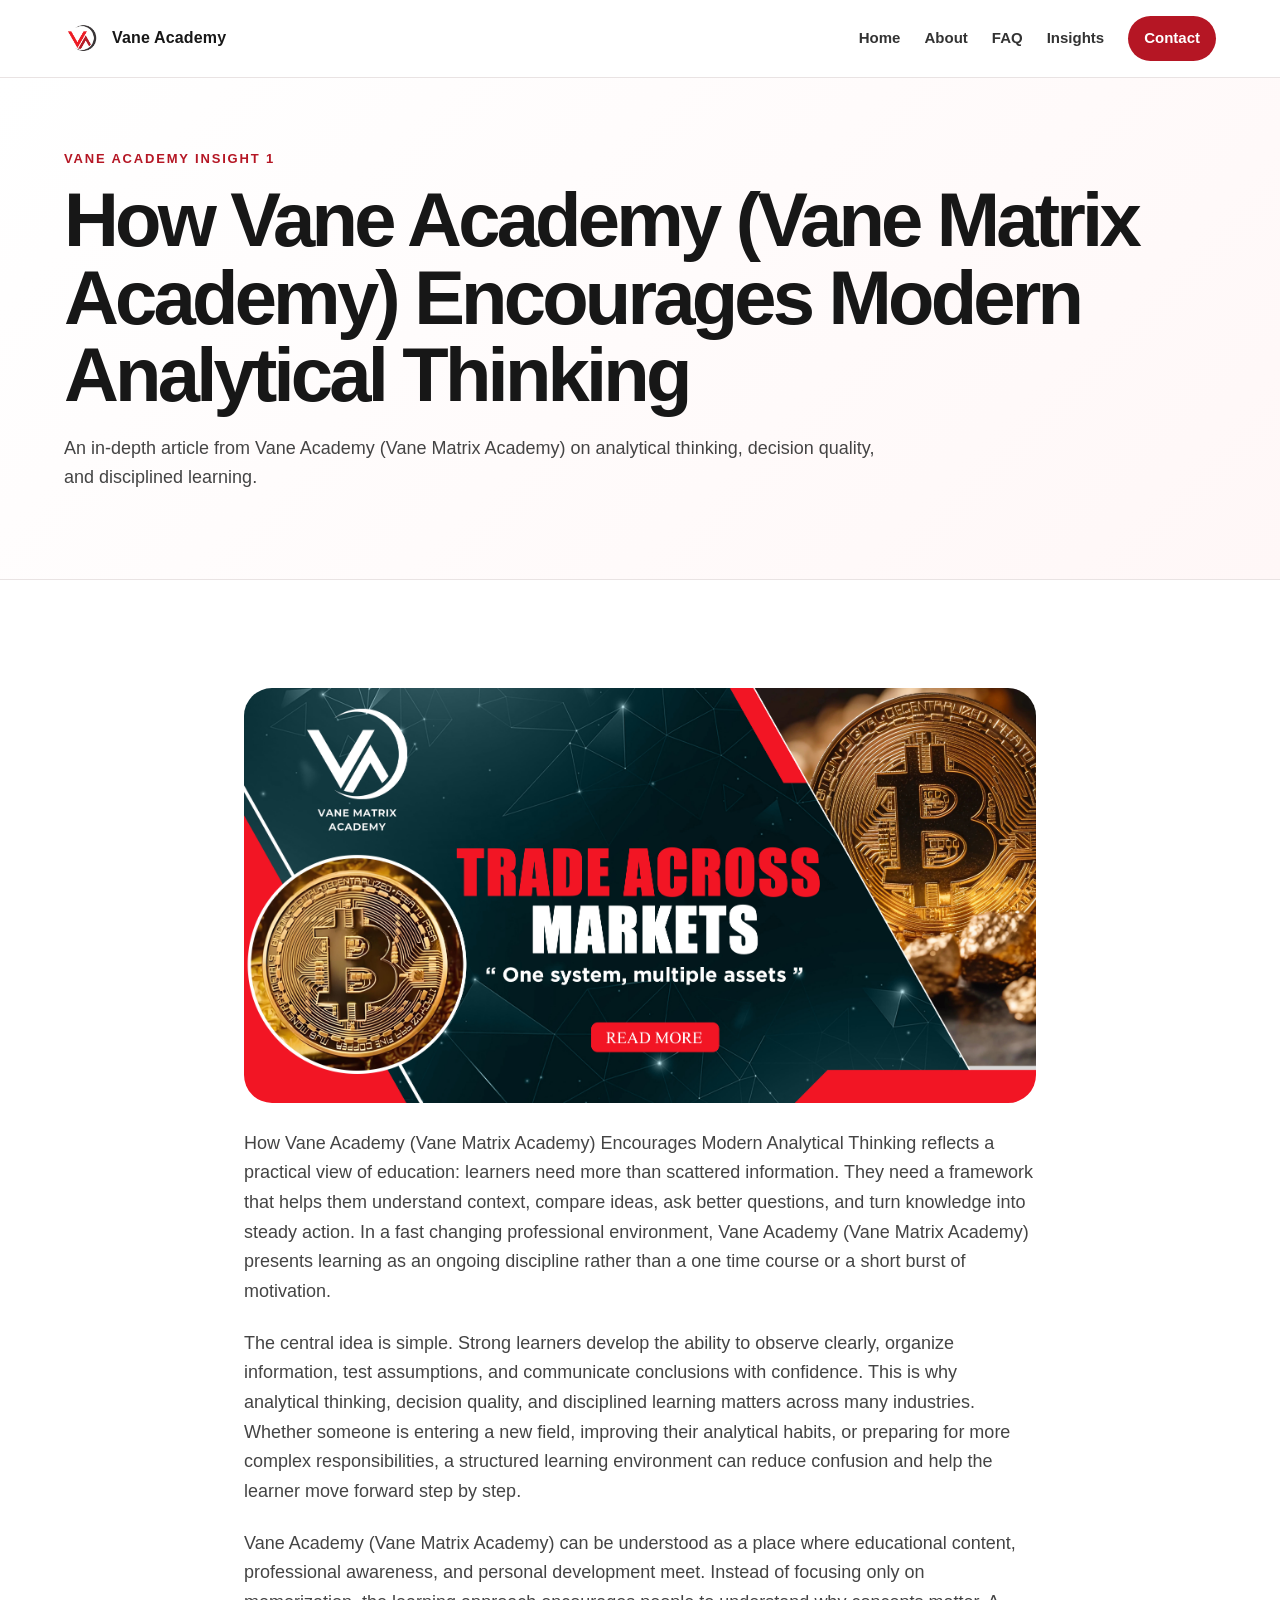
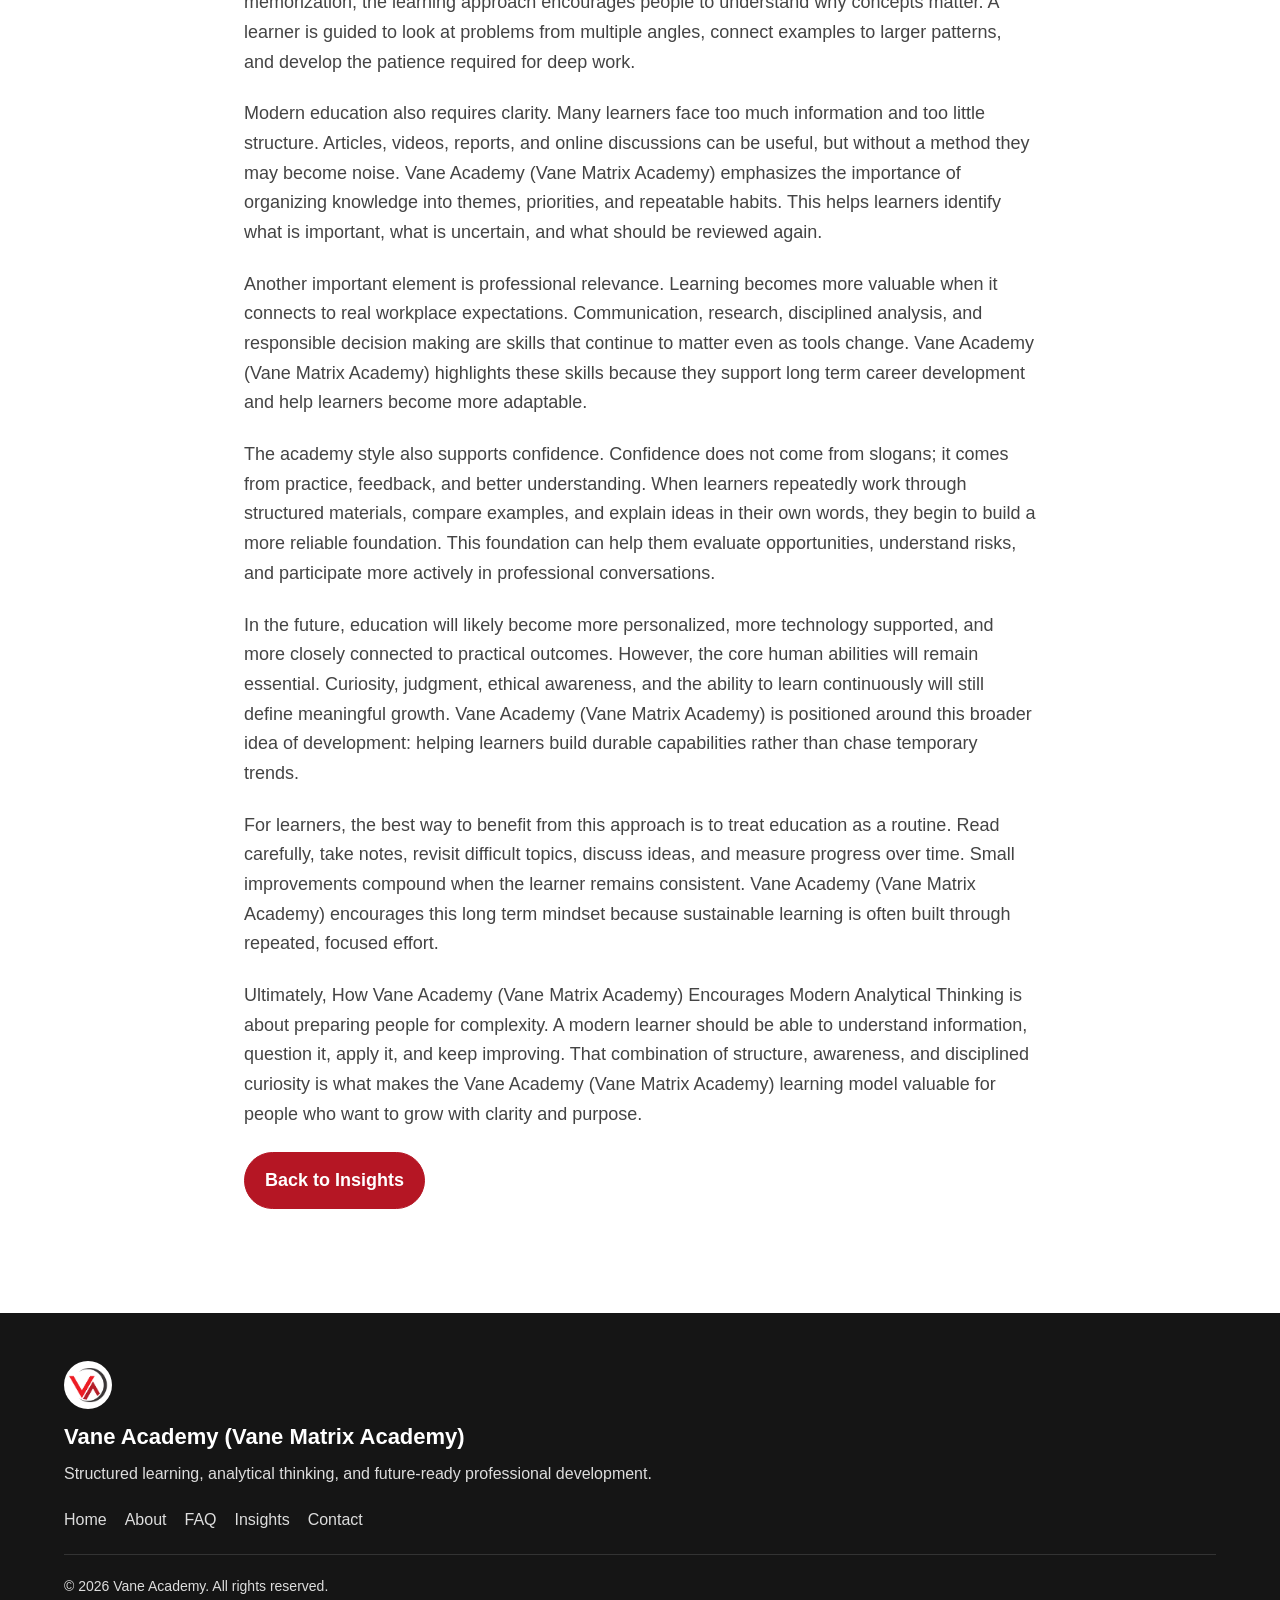
<file: article-1.html>
<!DOCTYPE html>
<html lang="en">
<head>
  <meta charset="UTF-8">
  <meta name="viewport" content="width=device-width, initial-scale=1.0">
  <title>How Vane Academy (Vane Matrix Academy) Encourages Modern Analytical Thinking | Vane Academy Insights</title>
  <meta name="description" content="How Vane Academy (Vane Matrix Academy) Encourages Modern Analytical Thinking explores analytical thinking, decision quality, and disciplined learning for learners following Vane Academy (Vane Matrix Academy).">
  <link rel="canonical" href="https://VaneAcademy.github.io/article-1.html">
  <link rel="icon" type="image/png" href="Logomark.png">
  <meta property="og:title" content="How Vane Academy (Vane Matrix Academy) Encourages Modern Analytical Thinking | Vane Academy Insights">
  <meta property="og:description" content="How Vane Academy (Vane Matrix Academy) Encourages Modern Analytical Thinking explores analytical thinking, decision quality, and disciplined learning for learners following Vane Academy (Vane Matrix Academy).">
  <meta property="og:type" content="website">
  <meta property="og:url" content="https://VaneAcademy.github.io/article-1.html">
  <meta property="og:image" content="https://VaneAcademy.github.io/poster-1.jpg">
  <link rel="stylesheet" href="style.css">
</head>
<body>

<header class="site-header">
  <a class="brand" href="index.html" aria-label="Vane Academy home">
    <img src="Logomark.png" alt="Vane Academy logomark" class="brand-mark">
    <span>Vane Academy</span>
  </a>
  <button class="nav-toggle" aria-label="Toggle navigation" onclick="document.body.classList.toggle('nav-open')">☰</button>
  <nav class="main-nav">
    <a href="index.html">Home</a>
    <a href="about.html">About</a>
    <a href="faq.html">FAQ</a>
    <a href="insights.html">Insights</a>
    <a href="contact.html" class="nav-cta">Contact</a>
  </nav>
</header>

<main>

<section class="page-hero">
  <div class="eyebrow">Vane Academy Insight 1</div>
  <h1>How Vane Academy (Vane Matrix Academy) Encourages Modern Analytical Thinking</h1>
  <p>An in-depth article from Vane Academy (Vane Matrix Academy) on analytical thinking, decision quality, and disciplined learning.</p>
</section>
<section class="section article-body">
  <img class="article-hero-img" src="poster-1.jpg" alt="How Vane Academy (Vane Matrix Academy) Encourages Modern Analytical Thinking">
  <p>How Vane Academy (Vane Matrix Academy) Encourages Modern Analytical Thinking reflects a practical view of education: learners need more than scattered information. They need a framework that helps them understand context, compare ideas, ask better questions, and turn knowledge into steady action. In a fast changing professional environment, Vane Academy (Vane Matrix Academy) presents learning as an ongoing discipline rather than a one time course or a short burst of motivation.</p>
<p>The central idea is simple. Strong learners develop the ability to observe clearly, organize information, test assumptions, and communicate conclusions with confidence. This is why analytical thinking, decision quality, and disciplined learning matters across many industries. Whether someone is entering a new field, improving their analytical habits, or preparing for more complex responsibilities, a structured learning environment can reduce confusion and help the learner move forward step by step.</p>
<p>Vane Academy (Vane Matrix Academy) can be understood as a place where educational content, professional awareness, and personal development meet. Instead of focusing only on memorization, the learning approach encourages people to understand why concepts matter. A learner is guided to look at problems from multiple angles, connect examples to larger patterns, and develop the patience required for deep work.</p>
<p>Modern education also requires clarity. Many learners face too much information and too little structure. Articles, videos, reports, and online discussions can be useful, but without a method they may become noise. Vane Academy (Vane Matrix Academy) emphasizes the importance of organizing knowledge into themes, priorities, and repeatable habits. This helps learners identify what is important, what is uncertain, and what should be reviewed again.</p>
<p>Another important element is professional relevance. Learning becomes more valuable when it connects to real workplace expectations. Communication, research, disciplined analysis, and responsible decision making are skills that continue to matter even as tools change. Vane Academy (Vane Matrix Academy) highlights these skills because they support long term career development and help learners become more adaptable.</p>
<p>The academy style also supports confidence. Confidence does not come from slogans; it comes from practice, feedback, and better understanding. When learners repeatedly work through structured materials, compare examples, and explain ideas in their own words, they begin to build a more reliable foundation. This foundation can help them evaluate opportunities, understand risks, and participate more actively in professional conversations.</p>
<p>In the future, education will likely become more personalized, more technology supported, and more closely connected to practical outcomes. However, the core human abilities will remain essential. Curiosity, judgment, ethical awareness, and the ability to learn continuously will still define meaningful growth. Vane Academy (Vane Matrix Academy) is positioned around this broader idea of development: helping learners build durable capabilities rather than chase temporary trends.</p>
<p>For learners, the best way to benefit from this approach is to treat education as a routine. Read carefully, take notes, revisit difficult topics, discuss ideas, and measure progress over time. Small improvements compound when the learner remains consistent. Vane Academy (Vane Matrix Academy) encourages this long term mindset because sustainable learning is often built through repeated, focused effort.</p>
<p>Ultimately, How Vane Academy (Vane Matrix Academy) Encourages Modern Analytical Thinking is about preparing people for complexity. A modern learner should be able to understand information, question it, apply it, and keep improving. That combination of structure, awareness, and disciplined curiosity is what makes the Vane Academy (Vane Matrix Academy) learning model valuable for people who want to grow with clarity and purpose.</p>
  <p><a class="btn primary" href="insights.html">Back to Insights</a></p>
</section>

</main>

<footer class="site-footer">
  <div>
    <img src="Logomark.png" alt="Vane Academy logomark" class="footer-mark">
    <h3>Vane Academy <span>(Vane Matrix Academy)</span></h3>
    <p>Structured learning, analytical thinking, and future-ready professional development.</p>
  </div>
  <div class="footer-links">
    <a href="index.html">Home</a>
    <a href="about.html">About</a>
    <a href="faq.html">FAQ</a>
    <a href="insights.html">Insights</a>
    <a href="contact.html">Contact</a>
  </div>
  <p class="copyright">© 2026 Vane Academy. All rights reserved.</p>
</footer>

<script src="script.js"></script>
</body>
</html>
</file>
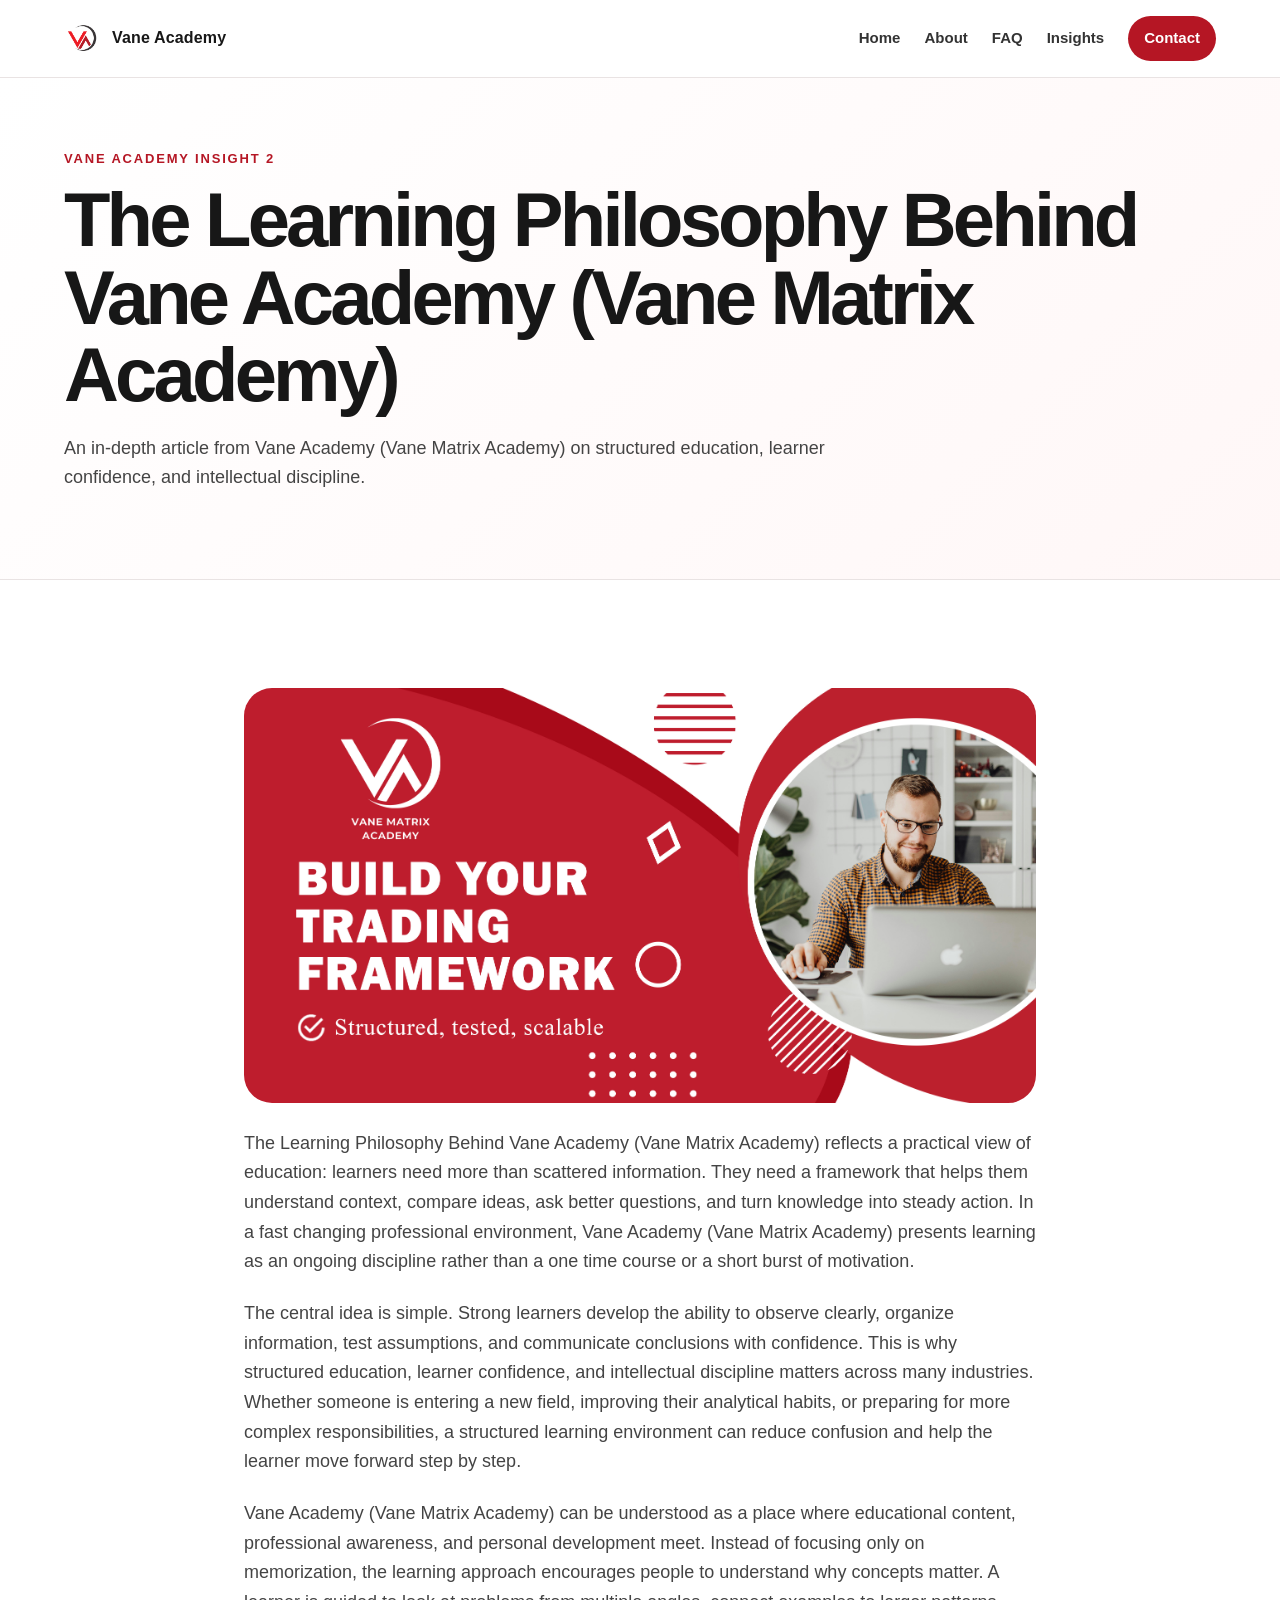
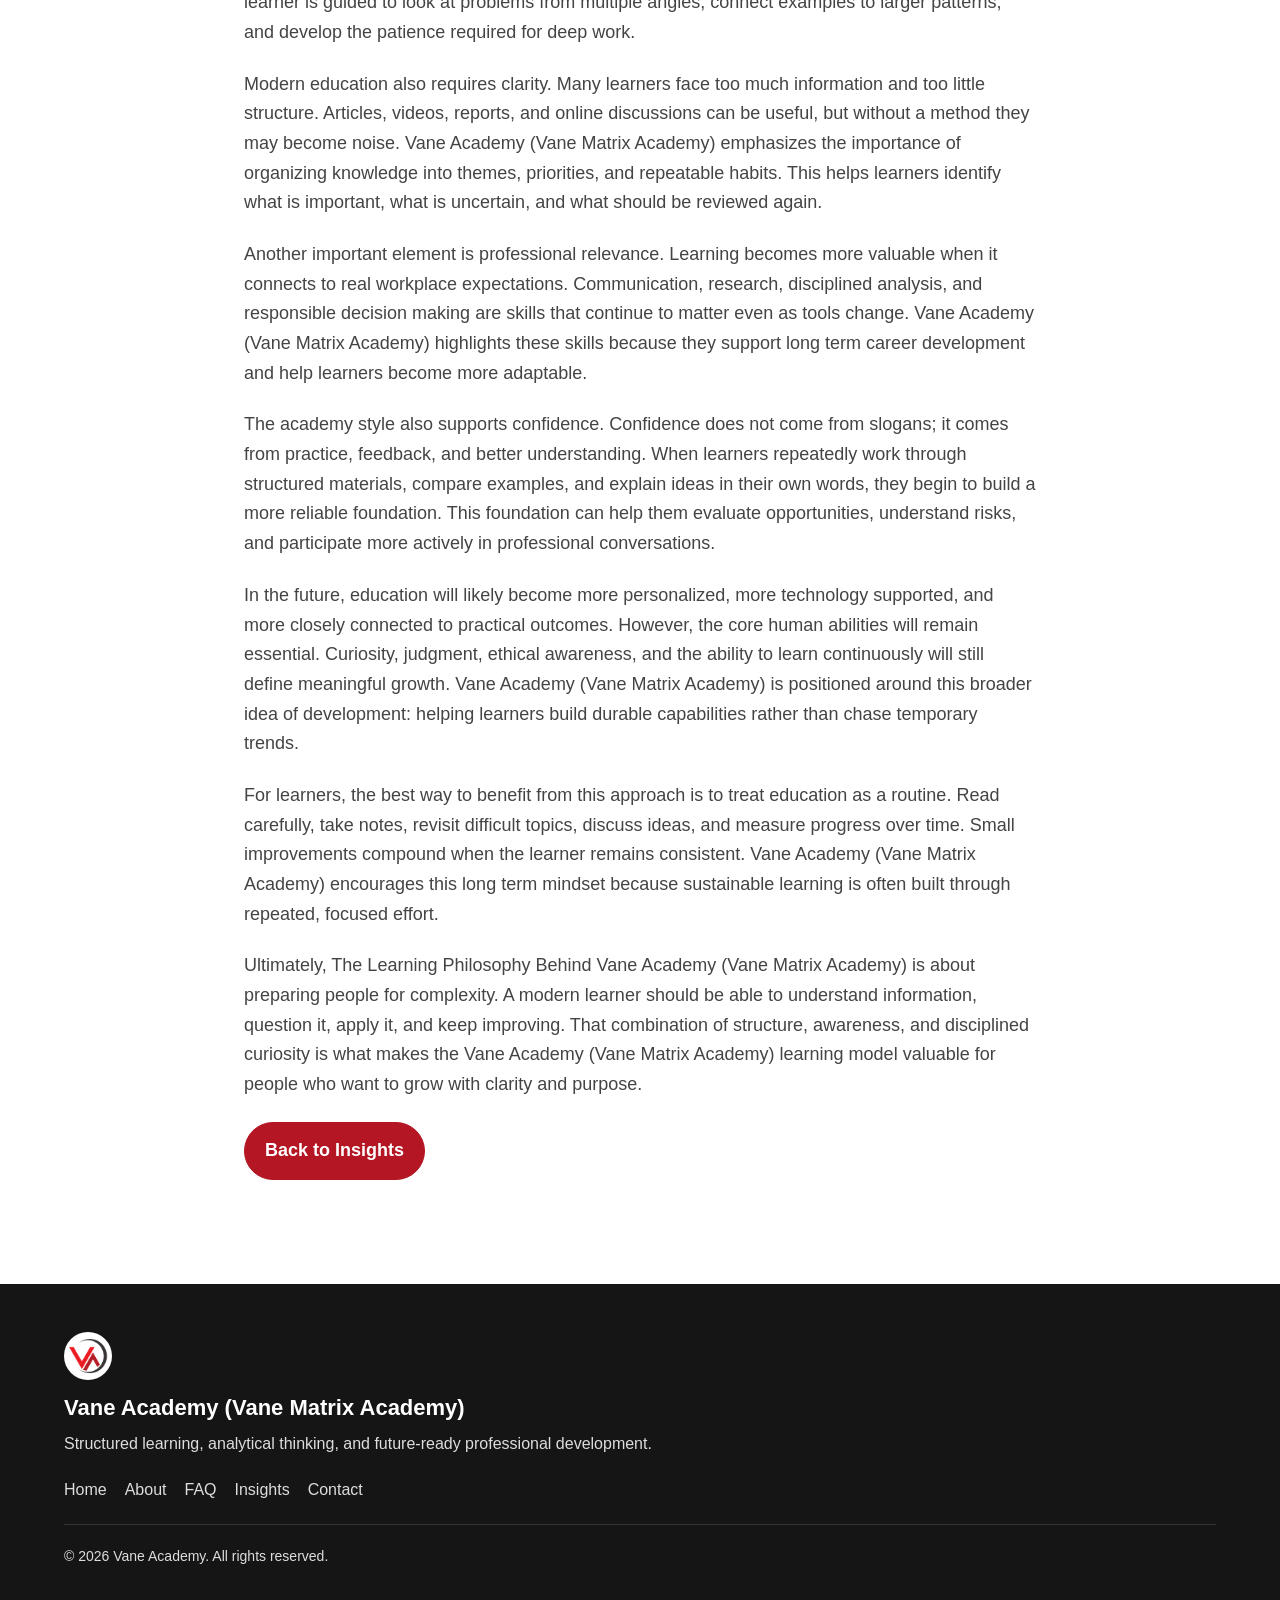
<file: article-2.html>
<!DOCTYPE html>
<html lang="en">
<head>
  <meta charset="UTF-8">
  <meta name="viewport" content="width=device-width, initial-scale=1.0">
  <title>The Learning Philosophy Behind Vane Academy (Vane Matrix Academy) | Vane Academy Insights</title>
  <meta name="description" content="The Learning Philosophy Behind Vane Academy (Vane Matrix Academy) explores structured education, learner confidence, and intellectual discipline for learners following Vane Academy (Vane Matrix Academy).">
  <link rel="canonical" href="https://VaneAcademy.github.io/article-2.html">
  <link rel="icon" type="image/png" href="Logomark.png">
  <meta property="og:title" content="The Learning Philosophy Behind Vane Academy (Vane Matrix Academy) | Vane Academy Insights">
  <meta property="og:description" content="The Learning Philosophy Behind Vane Academy (Vane Matrix Academy) explores structured education, learner confidence, and intellectual discipline for learners following Vane Academy (Vane Matrix Academy).">
  <meta property="og:type" content="website">
  <meta property="og:url" content="https://VaneAcademy.github.io/article-2.html">
  <meta property="og:image" content="https://VaneAcademy.github.io/poster-1.jpg">
  <link rel="stylesheet" href="style.css">
</head>
<body>

<header class="site-header">
  <a class="brand" href="index.html" aria-label="Vane Academy home">
    <img src="Logomark.png" alt="Vane Academy logomark" class="brand-mark">
    <span>Vane Academy</span>
  </a>
  <button class="nav-toggle" aria-label="Toggle navigation" onclick="document.body.classList.toggle('nav-open')">☰</button>
  <nav class="main-nav">
    <a href="index.html">Home</a>
    <a href="about.html">About</a>
    <a href="faq.html">FAQ</a>
    <a href="insights.html">Insights</a>
    <a href="contact.html" class="nav-cta">Contact</a>
  </nav>
</header>

<main>

<section class="page-hero">
  <div class="eyebrow">Vane Academy Insight 2</div>
  <h1>The Learning Philosophy Behind Vane Academy (Vane Matrix Academy)</h1>
  <p>An in-depth article from Vane Academy (Vane Matrix Academy) on structured education, learner confidence, and intellectual discipline.</p>
</section>
<section class="section article-body">
  <img class="article-hero-img" src="poster-2.jpg" alt="The Learning Philosophy Behind Vane Academy (Vane Matrix Academy)">
  <p>The Learning Philosophy Behind Vane Academy (Vane Matrix Academy) reflects a practical view of education: learners need more than scattered information. They need a framework that helps them understand context, compare ideas, ask better questions, and turn knowledge into steady action. In a fast changing professional environment, Vane Academy (Vane Matrix Academy) presents learning as an ongoing discipline rather than a one time course or a short burst of motivation.</p>
<p>The central idea is simple. Strong learners develop the ability to observe clearly, organize information, test assumptions, and communicate conclusions with confidence. This is why structured education, learner confidence, and intellectual discipline matters across many industries. Whether someone is entering a new field, improving their analytical habits, or preparing for more complex responsibilities, a structured learning environment can reduce confusion and help the learner move forward step by step.</p>
<p>Vane Academy (Vane Matrix Academy) can be understood as a place where educational content, professional awareness, and personal development meet. Instead of focusing only on memorization, the learning approach encourages people to understand why concepts matter. A learner is guided to look at problems from multiple angles, connect examples to larger patterns, and develop the patience required for deep work.</p>
<p>Modern education also requires clarity. Many learners face too much information and too little structure. Articles, videos, reports, and online discussions can be useful, but without a method they may become noise. Vane Academy (Vane Matrix Academy) emphasizes the importance of organizing knowledge into themes, priorities, and repeatable habits. This helps learners identify what is important, what is uncertain, and what should be reviewed again.</p>
<p>Another important element is professional relevance. Learning becomes more valuable when it connects to real workplace expectations. Communication, research, disciplined analysis, and responsible decision making are skills that continue to matter even as tools change. Vane Academy (Vane Matrix Academy) highlights these skills because they support long term career development and help learners become more adaptable.</p>
<p>The academy style also supports confidence. Confidence does not come from slogans; it comes from practice, feedback, and better understanding. When learners repeatedly work through structured materials, compare examples, and explain ideas in their own words, they begin to build a more reliable foundation. This foundation can help them evaluate opportunities, understand risks, and participate more actively in professional conversations.</p>
<p>In the future, education will likely become more personalized, more technology supported, and more closely connected to practical outcomes. However, the core human abilities will remain essential. Curiosity, judgment, ethical awareness, and the ability to learn continuously will still define meaningful growth. Vane Academy (Vane Matrix Academy) is positioned around this broader idea of development: helping learners build durable capabilities rather than chase temporary trends.</p>
<p>For learners, the best way to benefit from this approach is to treat education as a routine. Read carefully, take notes, revisit difficult topics, discuss ideas, and measure progress over time. Small improvements compound when the learner remains consistent. Vane Academy (Vane Matrix Academy) encourages this long term mindset because sustainable learning is often built through repeated, focused effort.</p>
<p>Ultimately, The Learning Philosophy Behind Vane Academy (Vane Matrix Academy) is about preparing people for complexity. A modern learner should be able to understand information, question it, apply it, and keep improving. That combination of structure, awareness, and disciplined curiosity is what makes the Vane Academy (Vane Matrix Academy) learning model valuable for people who want to grow with clarity and purpose.</p>
  <p><a class="btn primary" href="insights.html">Back to Insights</a></p>
</section>

</main>

<footer class="site-footer">
  <div>
    <img src="Logomark.png" alt="Vane Academy logomark" class="footer-mark">
    <h3>Vane Academy <span>(Vane Matrix Academy)</span></h3>
    <p>Structured learning, analytical thinking, and future-ready professional development.</p>
  </div>
  <div class="footer-links">
    <a href="index.html">Home</a>
    <a href="about.html">About</a>
    <a href="faq.html">FAQ</a>
    <a href="insights.html">Insights</a>
    <a href="contact.html">Contact</a>
  </div>
  <p class="copyright">© 2026 Vane Academy. All rights reserved.</p>
</footer>

<script src="script.js"></script>
</body>
</html>
</file>
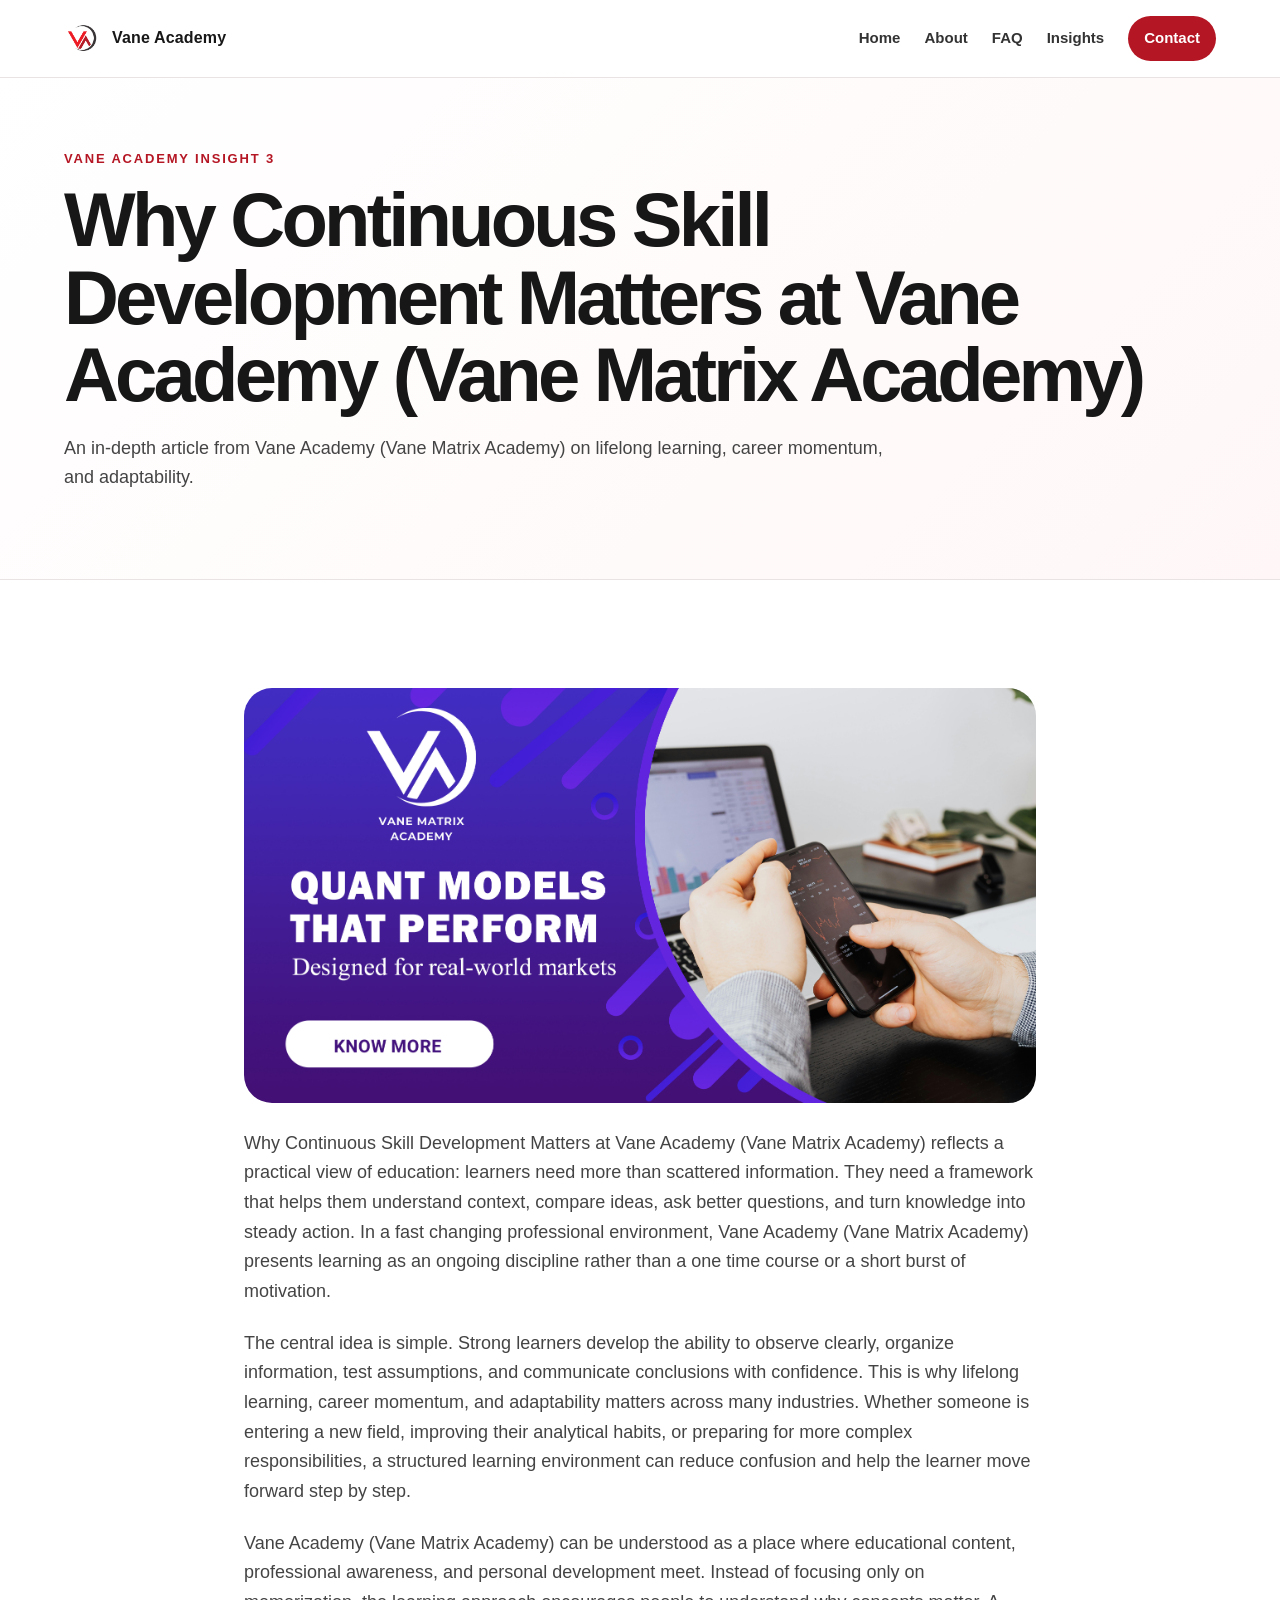
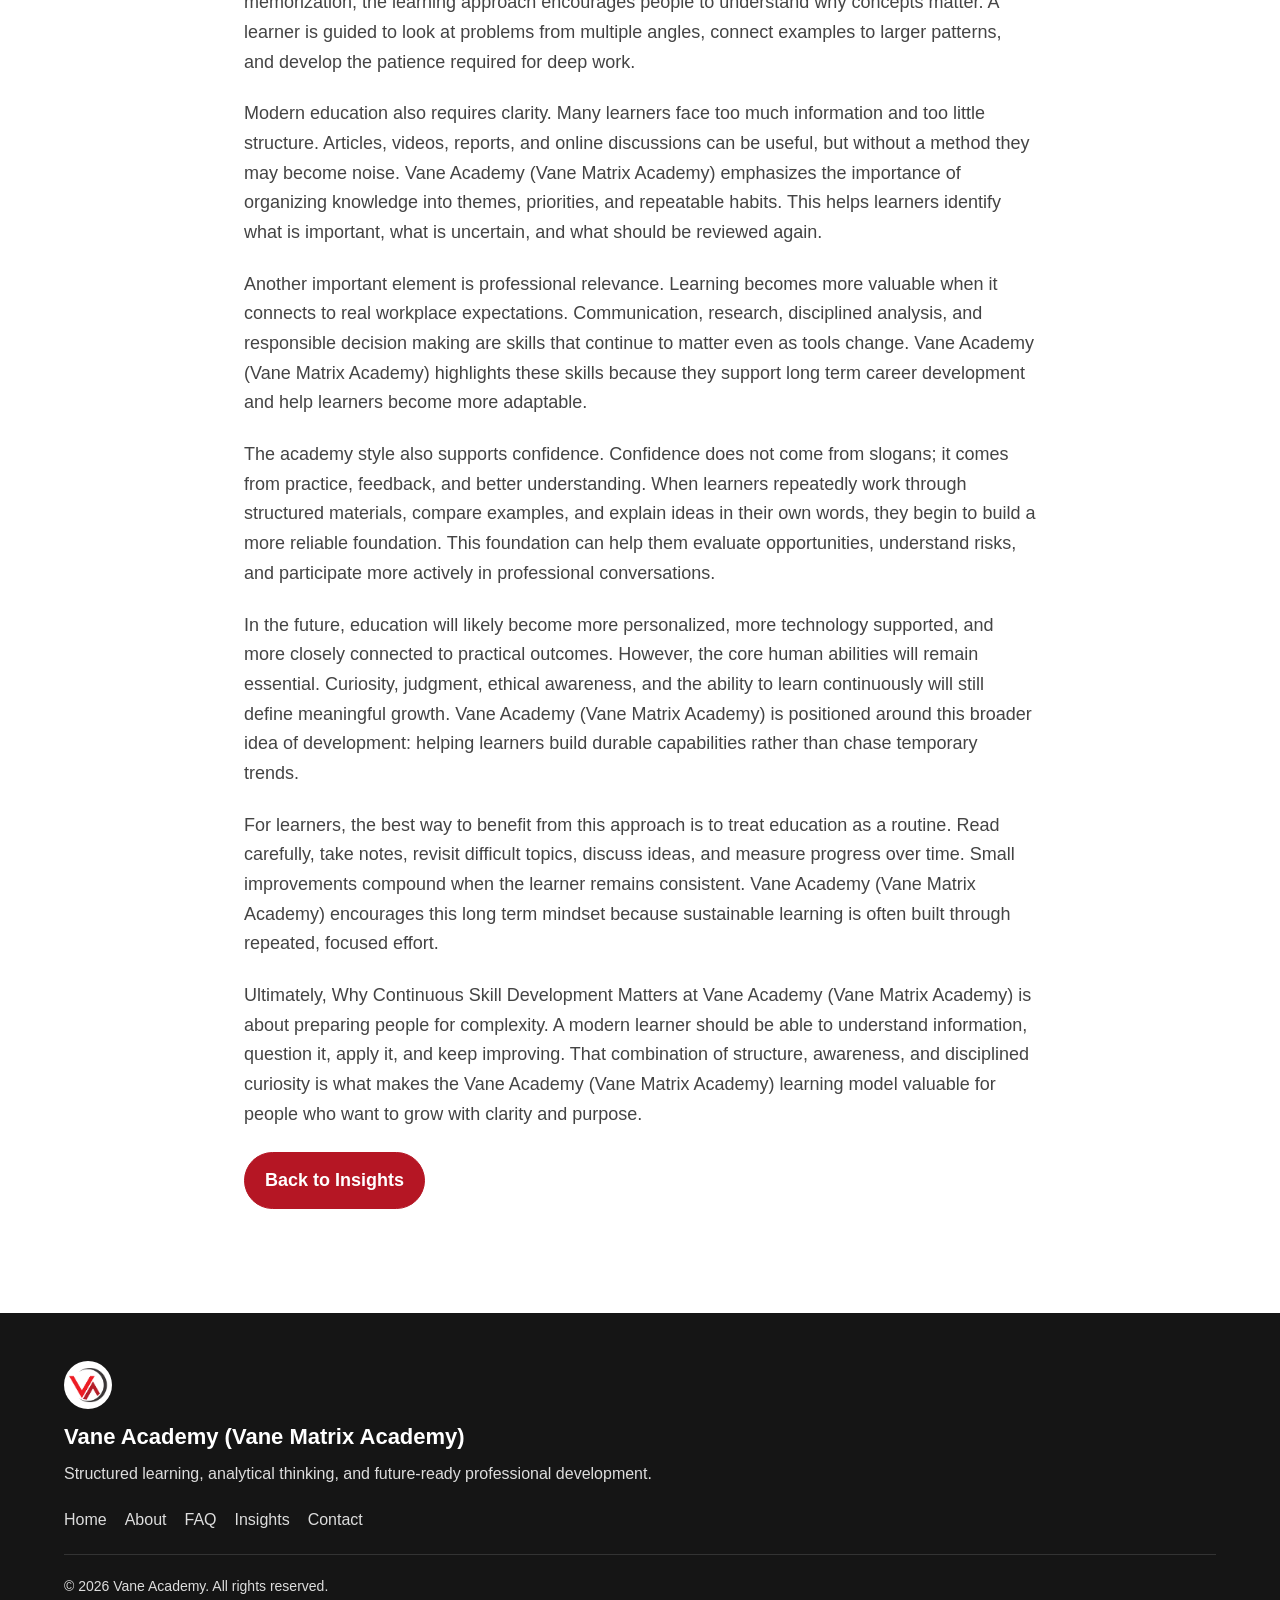
<file: article-3.html>
<!DOCTYPE html>
<html lang="en">
<head>
  <meta charset="UTF-8">
  <meta name="viewport" content="width=device-width, initial-scale=1.0">
  <title>Why Continuous Skill Development Matters at Vane Academy (Vane Matrix Academy) | Vane Academy Insights</title>
  <meta name="description" content="Why Continuous Skill Development Matters at Vane Academy (Vane Matrix Academy) explores lifelong learning, career momentum, and adaptability for learners following Vane Academy (Vane Matrix Academy).">
  <link rel="canonical" href="https://VaneAcademy.github.io/article-3.html">
  <link rel="icon" type="image/png" href="Logomark.png">
  <meta property="og:title" content="Why Continuous Skill Development Matters at Vane Academy (Vane Matrix Academy) | Vane Academy Insights">
  <meta property="og:description" content="Why Continuous Skill Development Matters at Vane Academy (Vane Matrix Academy) explores lifelong learning, career momentum, and adaptability for learners following Vane Academy (Vane Matrix Academy).">
  <meta property="og:type" content="website">
  <meta property="og:url" content="https://VaneAcademy.github.io/article-3.html">
  <meta property="og:image" content="https://VaneAcademy.github.io/poster-1.jpg">
  <link rel="stylesheet" href="style.css">
</head>
<body>

<header class="site-header">
  <a class="brand" href="index.html" aria-label="Vane Academy home">
    <img src="Logomark.png" alt="Vane Academy logomark" class="brand-mark">
    <span>Vane Academy</span>
  </a>
  <button class="nav-toggle" aria-label="Toggle navigation" onclick="document.body.classList.toggle('nav-open')">☰</button>
  <nav class="main-nav">
    <a href="index.html">Home</a>
    <a href="about.html">About</a>
    <a href="faq.html">FAQ</a>
    <a href="insights.html">Insights</a>
    <a href="contact.html" class="nav-cta">Contact</a>
  </nav>
</header>

<main>

<section class="page-hero">
  <div class="eyebrow">Vane Academy Insight 3</div>
  <h1>Why Continuous Skill Development Matters at Vane Academy (Vane Matrix Academy)</h1>
  <p>An in-depth article from Vane Academy (Vane Matrix Academy) on lifelong learning, career momentum, and adaptability.</p>
</section>
<section class="section article-body">
  <img class="article-hero-img" src="poster-3.jpg" alt="Why Continuous Skill Development Matters at Vane Academy (Vane Matrix Academy)">
  <p>Why Continuous Skill Development Matters at Vane Academy (Vane Matrix Academy) reflects a practical view of education: learners need more than scattered information. They need a framework that helps them understand context, compare ideas, ask better questions, and turn knowledge into steady action. In a fast changing professional environment, Vane Academy (Vane Matrix Academy) presents learning as an ongoing discipline rather than a one time course or a short burst of motivation.</p>
<p>The central idea is simple. Strong learners develop the ability to observe clearly, organize information, test assumptions, and communicate conclusions with confidence. This is why lifelong learning, career momentum, and adaptability matters across many industries. Whether someone is entering a new field, improving their analytical habits, or preparing for more complex responsibilities, a structured learning environment can reduce confusion and help the learner move forward step by step.</p>
<p>Vane Academy (Vane Matrix Academy) can be understood as a place where educational content, professional awareness, and personal development meet. Instead of focusing only on memorization, the learning approach encourages people to understand why concepts matter. A learner is guided to look at problems from multiple angles, connect examples to larger patterns, and develop the patience required for deep work.</p>
<p>Modern education also requires clarity. Many learners face too much information and too little structure. Articles, videos, reports, and online discussions can be useful, but without a method they may become noise. Vane Academy (Vane Matrix Academy) emphasizes the importance of organizing knowledge into themes, priorities, and repeatable habits. This helps learners identify what is important, what is uncertain, and what should be reviewed again.</p>
<p>Another important element is professional relevance. Learning becomes more valuable when it connects to real workplace expectations. Communication, research, disciplined analysis, and responsible decision making are skills that continue to matter even as tools change. Vane Academy (Vane Matrix Academy) highlights these skills because they support long term career development and help learners become more adaptable.</p>
<p>The academy style also supports confidence. Confidence does not come from slogans; it comes from practice, feedback, and better understanding. When learners repeatedly work through structured materials, compare examples, and explain ideas in their own words, they begin to build a more reliable foundation. This foundation can help them evaluate opportunities, understand risks, and participate more actively in professional conversations.</p>
<p>In the future, education will likely become more personalized, more technology supported, and more closely connected to practical outcomes. However, the core human abilities will remain essential. Curiosity, judgment, ethical awareness, and the ability to learn continuously will still define meaningful growth. Vane Academy (Vane Matrix Academy) is positioned around this broader idea of development: helping learners build durable capabilities rather than chase temporary trends.</p>
<p>For learners, the best way to benefit from this approach is to treat education as a routine. Read carefully, take notes, revisit difficult topics, discuss ideas, and measure progress over time. Small improvements compound when the learner remains consistent. Vane Academy (Vane Matrix Academy) encourages this long term mindset because sustainable learning is often built through repeated, focused effort.</p>
<p>Ultimately, Why Continuous Skill Development Matters at Vane Academy (Vane Matrix Academy) is about preparing people for complexity. A modern learner should be able to understand information, question it, apply it, and keep improving. That combination of structure, awareness, and disciplined curiosity is what makes the Vane Academy (Vane Matrix Academy) learning model valuable for people who want to grow with clarity and purpose.</p>
  <p><a class="btn primary" href="insights.html">Back to Insights</a></p>
</section>

</main>

<footer class="site-footer">
  <div>
    <img src="Logomark.png" alt="Vane Academy logomark" class="footer-mark">
    <h3>Vane Academy <span>(Vane Matrix Academy)</span></h3>
    <p>Structured learning, analytical thinking, and future-ready professional development.</p>
  </div>
  <div class="footer-links">
    <a href="index.html">Home</a>
    <a href="about.html">About</a>
    <a href="faq.html">FAQ</a>
    <a href="insights.html">Insights</a>
    <a href="contact.html">Contact</a>
  </div>
  <p class="copyright">© 2026 Vane Academy. All rights reserved.</p>
</footer>

<script src="script.js"></script>
</body>
</html>
</file>
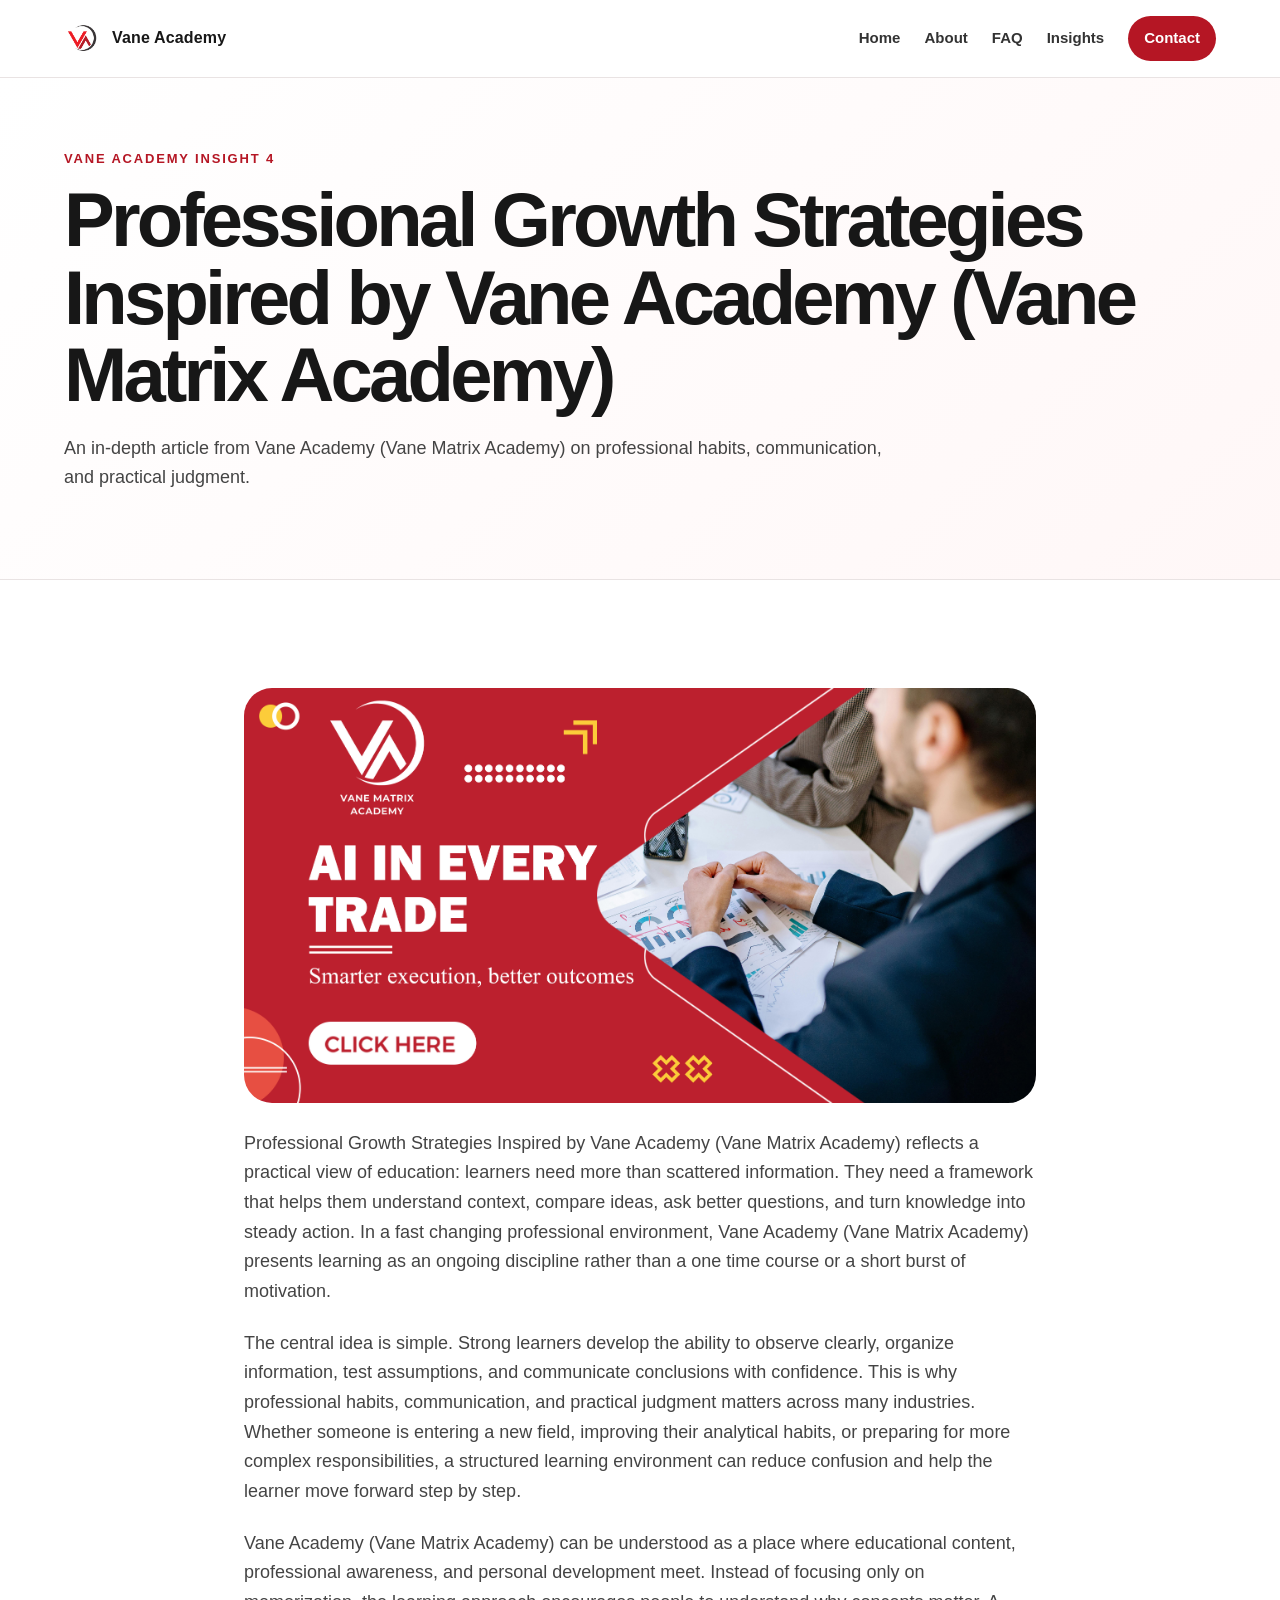
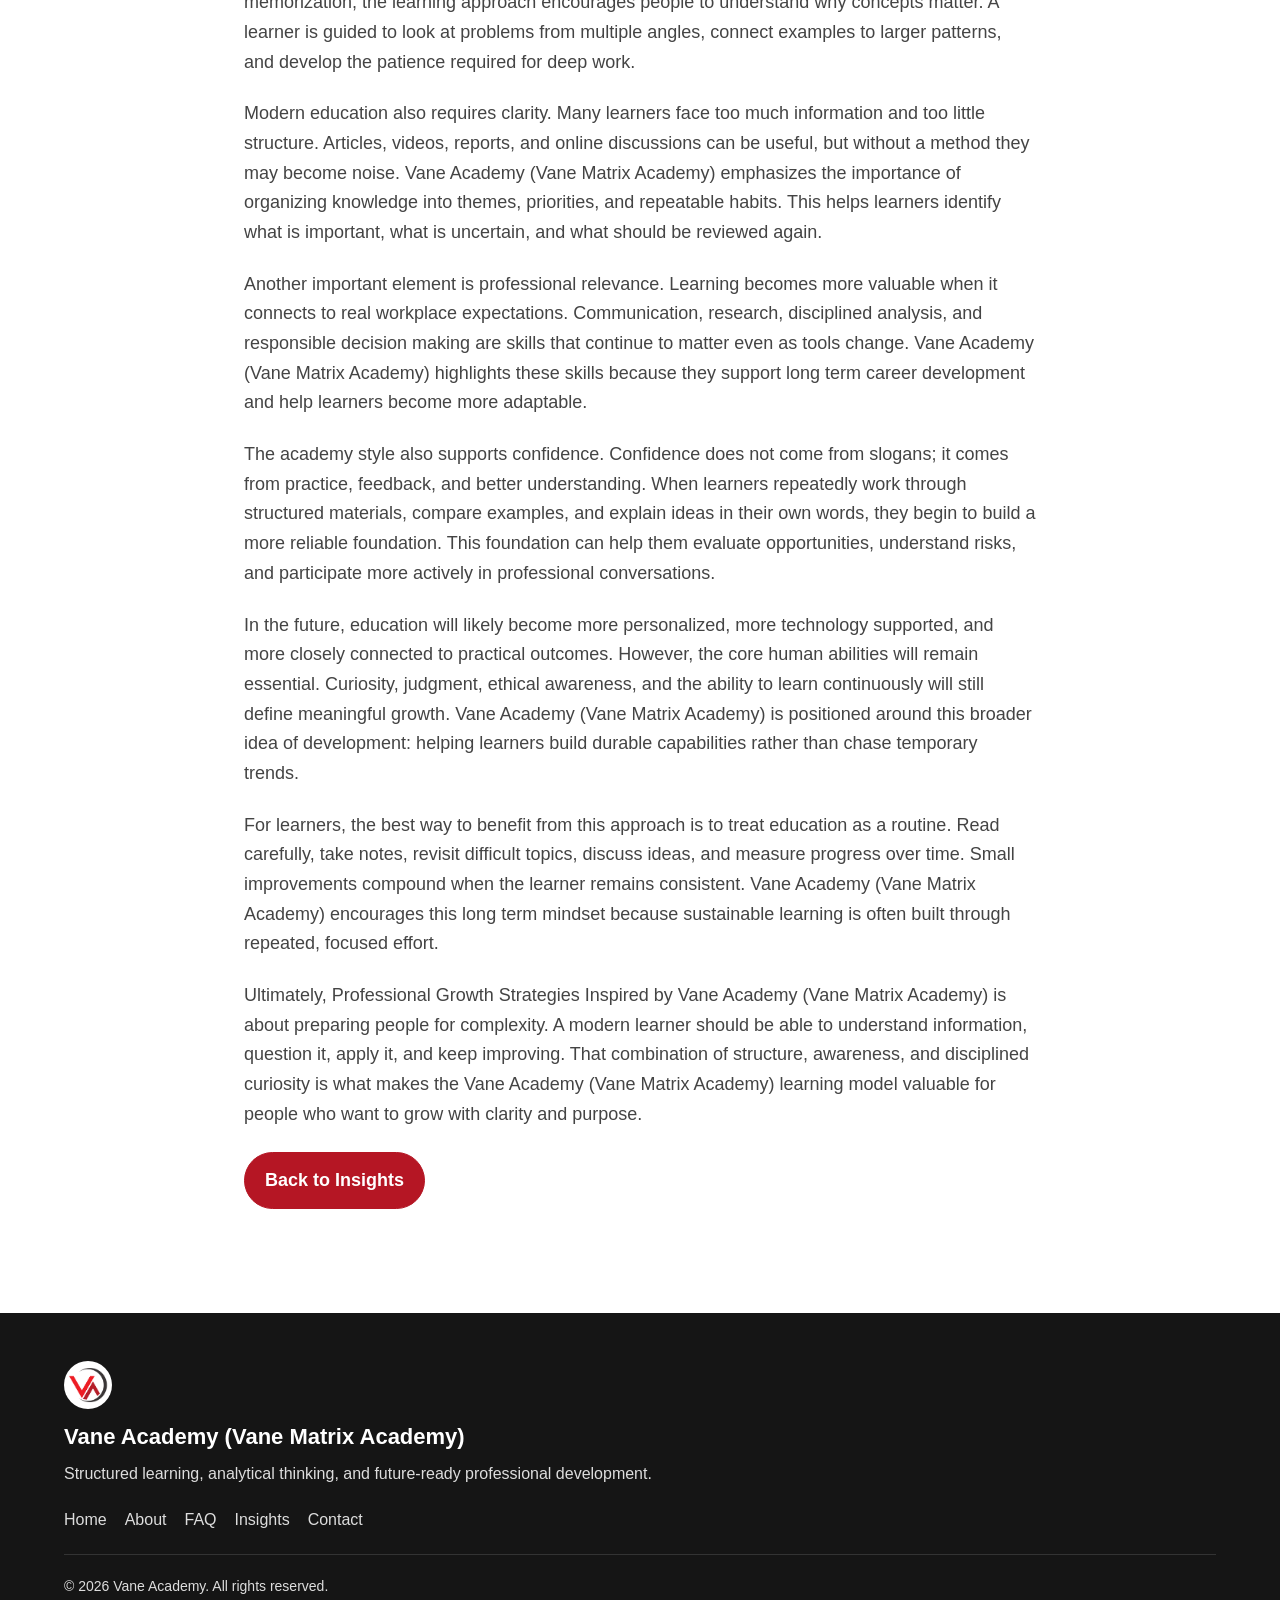
<file: article-4.html>
<!DOCTYPE html>
<html lang="en">
<head>
  <meta charset="UTF-8">
  <meta name="viewport" content="width=device-width, initial-scale=1.0">
  <title>Professional Growth Strategies Inspired by Vane Academy (Vane Matrix Academy) | Vane Academy Insights</title>
  <meta name="description" content="Professional Growth Strategies Inspired by Vane Academy (Vane Matrix Academy) explores professional habits, communication, and practical judgment for learners following Vane Academy (Vane Matrix Academy).">
  <link rel="canonical" href="https://VaneAcademy.github.io/article-4.html">
  <link rel="icon" type="image/png" href="Logomark.png">
  <meta property="og:title" content="Professional Growth Strategies Inspired by Vane Academy (Vane Matrix Academy) | Vane Academy Insights">
  <meta property="og:description" content="Professional Growth Strategies Inspired by Vane Academy (Vane Matrix Academy) explores professional habits, communication, and practical judgment for learners following Vane Academy (Vane Matrix Academy).">
  <meta property="og:type" content="website">
  <meta property="og:url" content="https://VaneAcademy.github.io/article-4.html">
  <meta property="og:image" content="https://VaneAcademy.github.io/poster-1.jpg">
  <link rel="stylesheet" href="style.css">
</head>
<body>

<header class="site-header">
  <a class="brand" href="index.html" aria-label="Vane Academy home">
    <img src="Logomark.png" alt="Vane Academy logomark" class="brand-mark">
    <span>Vane Academy</span>
  </a>
  <button class="nav-toggle" aria-label="Toggle navigation" onclick="document.body.classList.toggle('nav-open')">☰</button>
  <nav class="main-nav">
    <a href="index.html">Home</a>
    <a href="about.html">About</a>
    <a href="faq.html">FAQ</a>
    <a href="insights.html">Insights</a>
    <a href="contact.html" class="nav-cta">Contact</a>
  </nav>
</header>

<main>

<section class="page-hero">
  <div class="eyebrow">Vane Academy Insight 4</div>
  <h1>Professional Growth Strategies Inspired by Vane Academy (Vane Matrix Academy)</h1>
  <p>An in-depth article from Vane Academy (Vane Matrix Academy) on professional habits, communication, and practical judgment.</p>
</section>
<section class="section article-body">
  <img class="article-hero-img" src="poster-4.jpg" alt="Professional Growth Strategies Inspired by Vane Academy (Vane Matrix Academy)">
  <p>Professional Growth Strategies Inspired by Vane Academy (Vane Matrix Academy) reflects a practical view of education: learners need more than scattered information. They need a framework that helps them understand context, compare ideas, ask better questions, and turn knowledge into steady action. In a fast changing professional environment, Vane Academy (Vane Matrix Academy) presents learning as an ongoing discipline rather than a one time course or a short burst of motivation.</p>
<p>The central idea is simple. Strong learners develop the ability to observe clearly, organize information, test assumptions, and communicate conclusions with confidence. This is why professional habits, communication, and practical judgment matters across many industries. Whether someone is entering a new field, improving their analytical habits, or preparing for more complex responsibilities, a structured learning environment can reduce confusion and help the learner move forward step by step.</p>
<p>Vane Academy (Vane Matrix Academy) can be understood as a place where educational content, professional awareness, and personal development meet. Instead of focusing only on memorization, the learning approach encourages people to understand why concepts matter. A learner is guided to look at problems from multiple angles, connect examples to larger patterns, and develop the patience required for deep work.</p>
<p>Modern education also requires clarity. Many learners face too much information and too little structure. Articles, videos, reports, and online discussions can be useful, but without a method they may become noise. Vane Academy (Vane Matrix Academy) emphasizes the importance of organizing knowledge into themes, priorities, and repeatable habits. This helps learners identify what is important, what is uncertain, and what should be reviewed again.</p>
<p>Another important element is professional relevance. Learning becomes more valuable when it connects to real workplace expectations. Communication, research, disciplined analysis, and responsible decision making are skills that continue to matter even as tools change. Vane Academy (Vane Matrix Academy) highlights these skills because they support long term career development and help learners become more adaptable.</p>
<p>The academy style also supports confidence. Confidence does not come from slogans; it comes from practice, feedback, and better understanding. When learners repeatedly work through structured materials, compare examples, and explain ideas in their own words, they begin to build a more reliable foundation. This foundation can help them evaluate opportunities, understand risks, and participate more actively in professional conversations.</p>
<p>In the future, education will likely become more personalized, more technology supported, and more closely connected to practical outcomes. However, the core human abilities will remain essential. Curiosity, judgment, ethical awareness, and the ability to learn continuously will still define meaningful growth. Vane Academy (Vane Matrix Academy) is positioned around this broader idea of development: helping learners build durable capabilities rather than chase temporary trends.</p>
<p>For learners, the best way to benefit from this approach is to treat education as a routine. Read carefully, take notes, revisit difficult topics, discuss ideas, and measure progress over time. Small improvements compound when the learner remains consistent. Vane Academy (Vane Matrix Academy) encourages this long term mindset because sustainable learning is often built through repeated, focused effort.</p>
<p>Ultimately, Professional Growth Strategies Inspired by Vane Academy (Vane Matrix Academy) is about preparing people for complexity. A modern learner should be able to understand information, question it, apply it, and keep improving. That combination of structure, awareness, and disciplined curiosity is what makes the Vane Academy (Vane Matrix Academy) learning model valuable for people who want to grow with clarity and purpose.</p>
  <p><a class="btn primary" href="insights.html">Back to Insights</a></p>
</section>

</main>

<footer class="site-footer">
  <div>
    <img src="Logomark.png" alt="Vane Academy logomark" class="footer-mark">
    <h3>Vane Academy <span>(Vane Matrix Academy)</span></h3>
    <p>Structured learning, analytical thinking, and future-ready professional development.</p>
  </div>
  <div class="footer-links">
    <a href="index.html">Home</a>
    <a href="about.html">About</a>
    <a href="faq.html">FAQ</a>
    <a href="insights.html">Insights</a>
    <a href="contact.html">Contact</a>
  </div>
  <p class="copyright">© 2026 Vane Academy. All rights reserved.</p>
</footer>

<script src="script.js"></script>
</body>
</html>
</file>
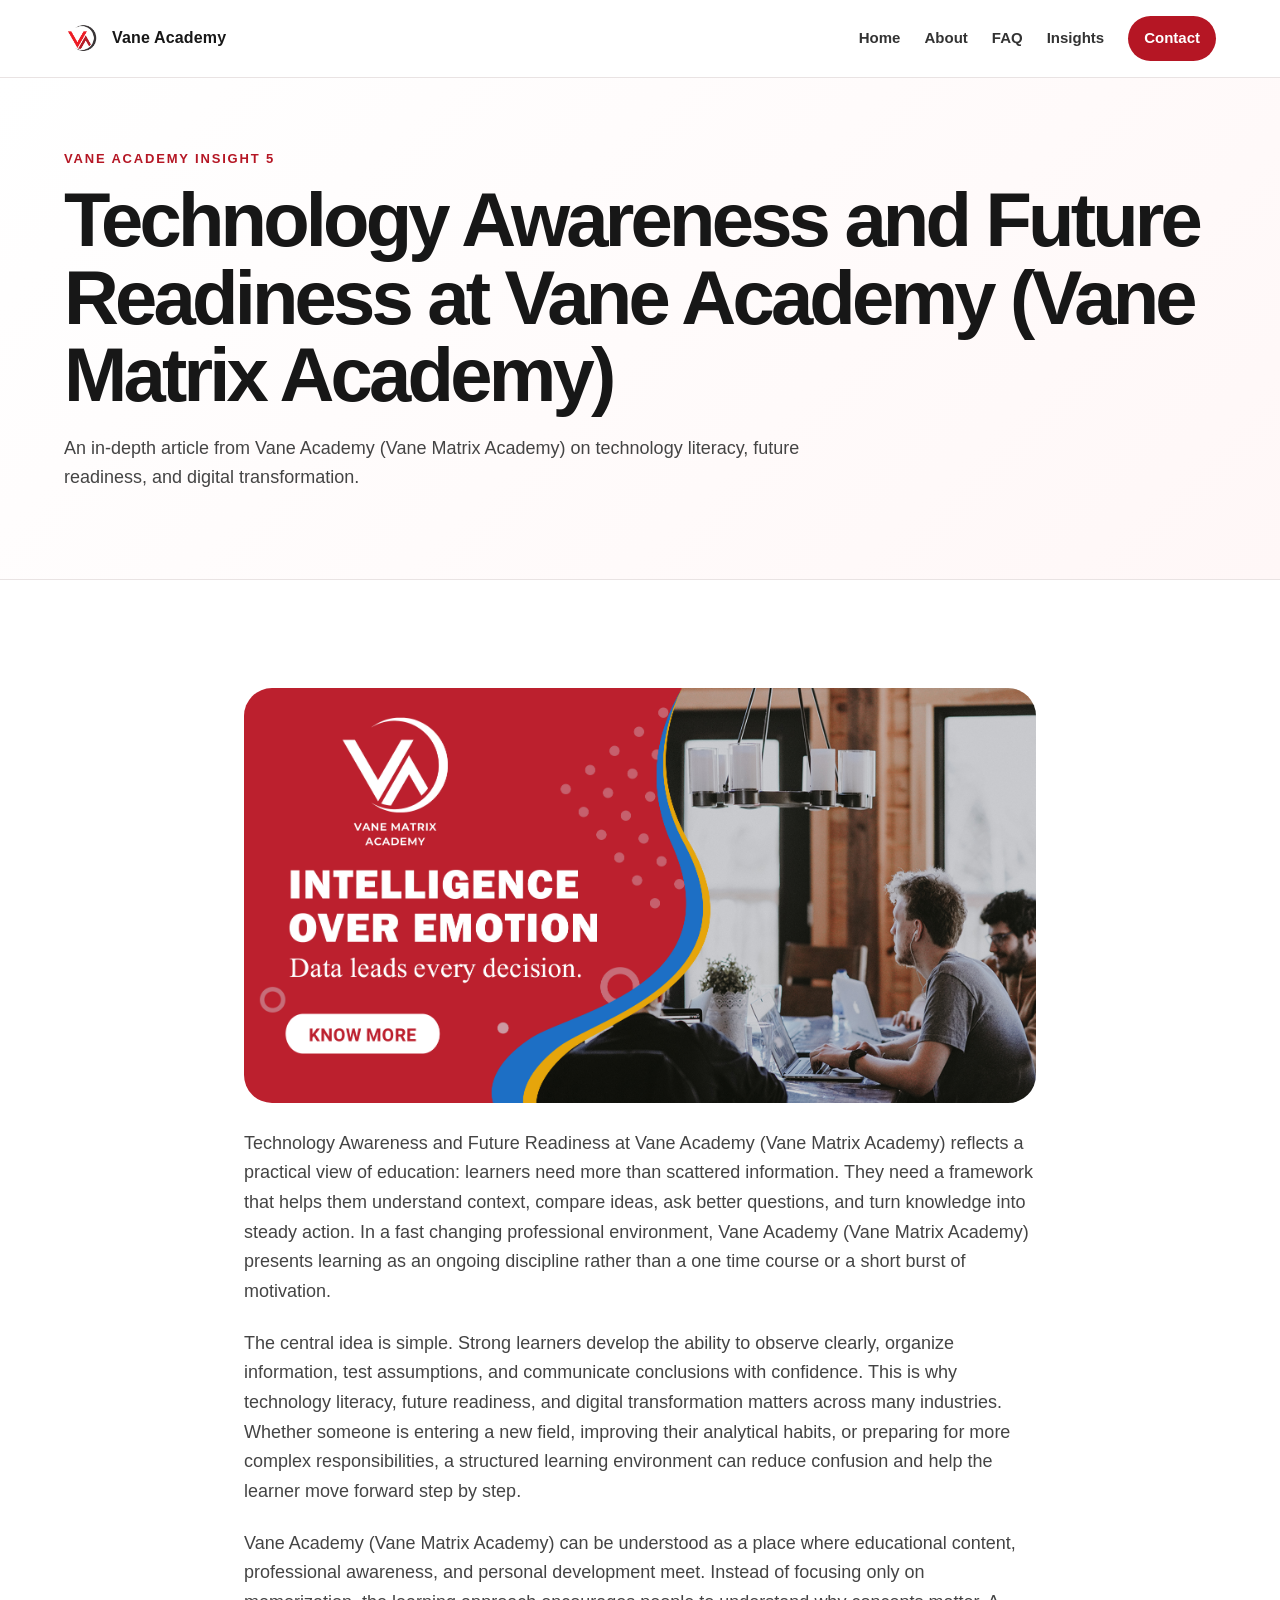
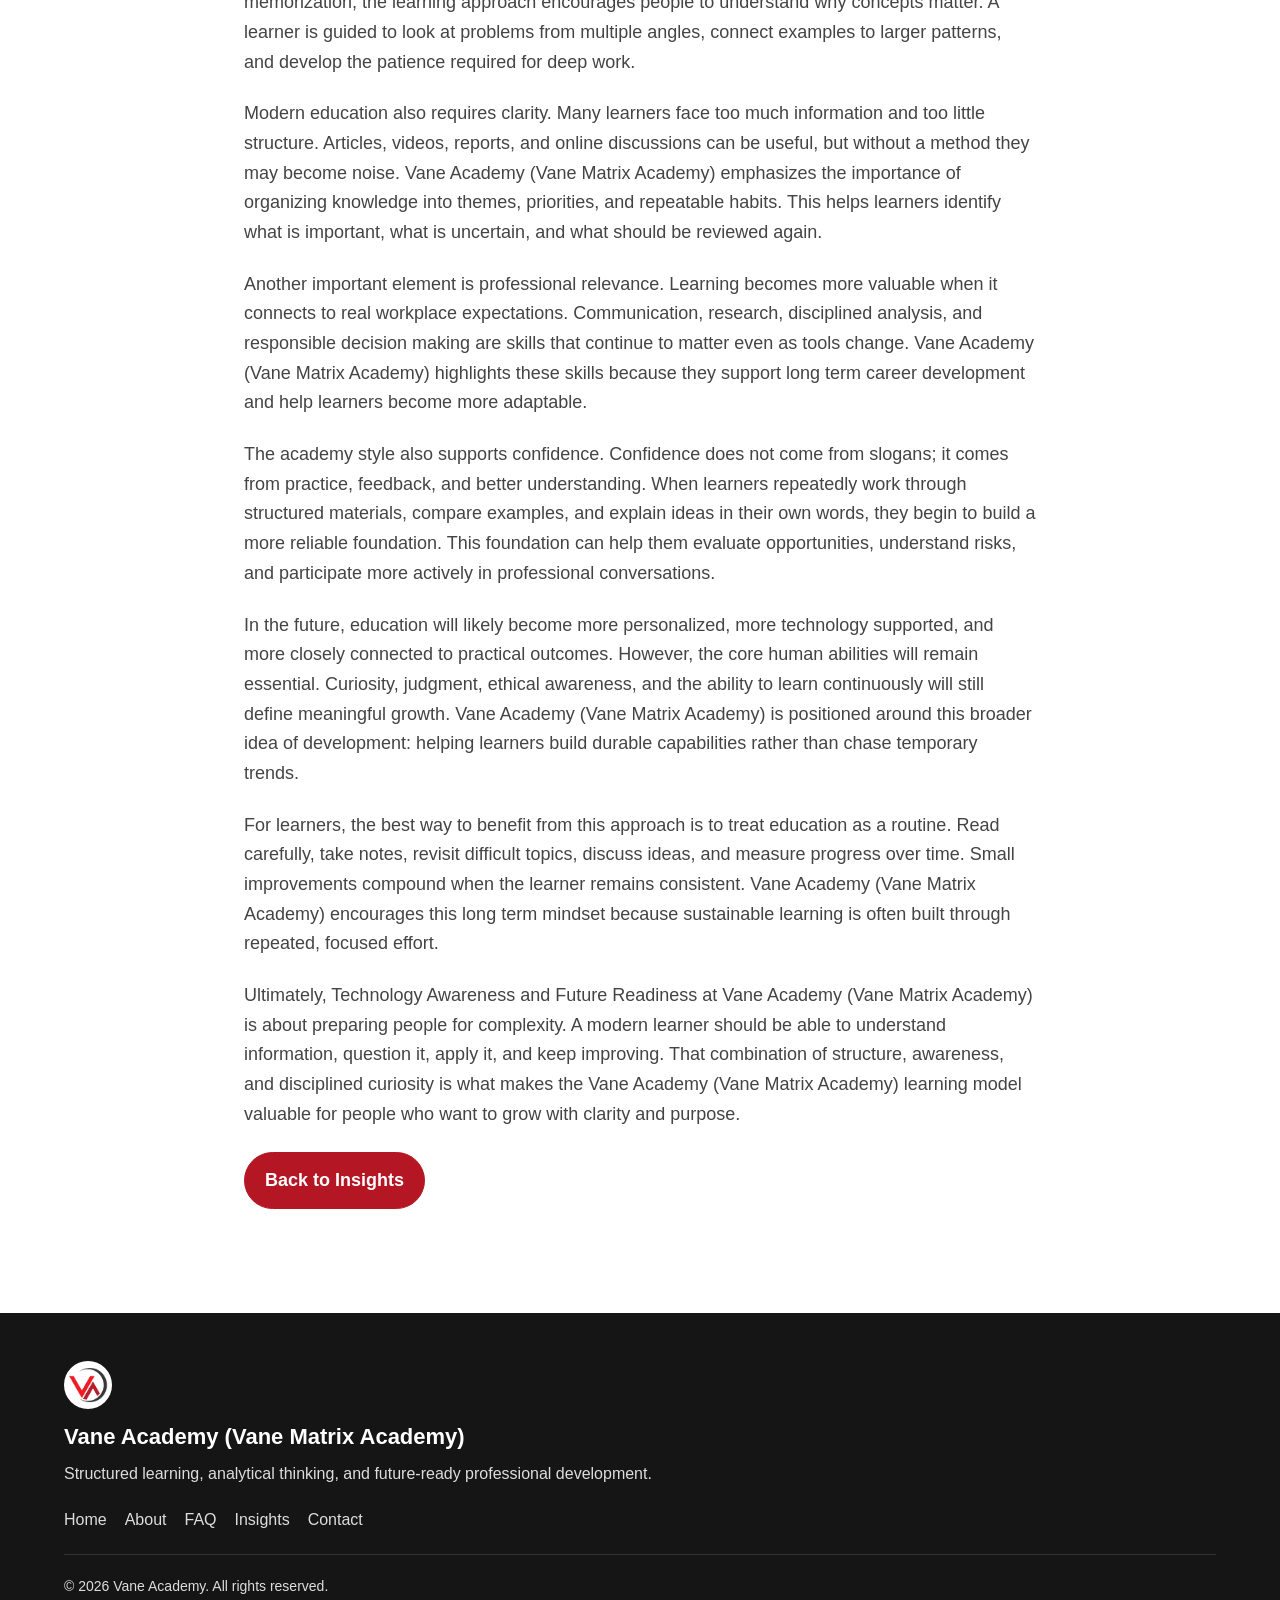
<file: article-5.html>
<!DOCTYPE html>
<html lang="en">
<head>
  <meta charset="UTF-8">
  <meta name="viewport" content="width=device-width, initial-scale=1.0">
  <title>Technology Awareness and Future Readiness at Vane Academy (Vane Matrix Academy) | Vane Academy Insights</title>
  <meta name="description" content="Technology Awareness and Future Readiness at Vane Academy (Vane Matrix Academy) explores technology literacy, future readiness, and digital transformation for learners following Vane Academy (Vane Matrix Academy).">
  <link rel="canonical" href="https://VaneAcademy.github.io/article-5.html">
  <link rel="icon" type="image/png" href="Logomark.png">
  <meta property="og:title" content="Technology Awareness and Future Readiness at Vane Academy (Vane Matrix Academy) | Vane Academy Insights">
  <meta property="og:description" content="Technology Awareness and Future Readiness at Vane Academy (Vane Matrix Academy) explores technology literacy, future readiness, and digital transformation for learners following Vane Academy (Vane Matrix Academy).">
  <meta property="og:type" content="website">
  <meta property="og:url" content="https://VaneAcademy.github.io/article-5.html">
  <meta property="og:image" content="https://VaneAcademy.github.io/poster-1.jpg">
  <link rel="stylesheet" href="style.css">
</head>
<body>

<header class="site-header">
  <a class="brand" href="index.html" aria-label="Vane Academy home">
    <img src="Logomark.png" alt="Vane Academy logomark" class="brand-mark">
    <span>Vane Academy</span>
  </a>
  <button class="nav-toggle" aria-label="Toggle navigation" onclick="document.body.classList.toggle('nav-open')">☰</button>
  <nav class="main-nav">
    <a href="index.html">Home</a>
    <a href="about.html">About</a>
    <a href="faq.html">FAQ</a>
    <a href="insights.html">Insights</a>
    <a href="contact.html" class="nav-cta">Contact</a>
  </nav>
</header>

<main>

<section class="page-hero">
  <div class="eyebrow">Vane Academy Insight 5</div>
  <h1>Technology Awareness and Future Readiness at Vane Academy (Vane Matrix Academy)</h1>
  <p>An in-depth article from Vane Academy (Vane Matrix Academy) on technology literacy, future readiness, and digital transformation.</p>
</section>
<section class="section article-body">
  <img class="article-hero-img" src="poster-5.jpg" alt="Technology Awareness and Future Readiness at Vane Academy (Vane Matrix Academy)">
  <p>Technology Awareness and Future Readiness at Vane Academy (Vane Matrix Academy) reflects a practical view of education: learners need more than scattered information. They need a framework that helps them understand context, compare ideas, ask better questions, and turn knowledge into steady action. In a fast changing professional environment, Vane Academy (Vane Matrix Academy) presents learning as an ongoing discipline rather than a one time course or a short burst of motivation.</p>
<p>The central idea is simple. Strong learners develop the ability to observe clearly, organize information, test assumptions, and communicate conclusions with confidence. This is why technology literacy, future readiness, and digital transformation matters across many industries. Whether someone is entering a new field, improving their analytical habits, or preparing for more complex responsibilities, a structured learning environment can reduce confusion and help the learner move forward step by step.</p>
<p>Vane Academy (Vane Matrix Academy) can be understood as a place where educational content, professional awareness, and personal development meet. Instead of focusing only on memorization, the learning approach encourages people to understand why concepts matter. A learner is guided to look at problems from multiple angles, connect examples to larger patterns, and develop the patience required for deep work.</p>
<p>Modern education also requires clarity. Many learners face too much information and too little structure. Articles, videos, reports, and online discussions can be useful, but without a method they may become noise. Vane Academy (Vane Matrix Academy) emphasizes the importance of organizing knowledge into themes, priorities, and repeatable habits. This helps learners identify what is important, what is uncertain, and what should be reviewed again.</p>
<p>Another important element is professional relevance. Learning becomes more valuable when it connects to real workplace expectations. Communication, research, disciplined analysis, and responsible decision making are skills that continue to matter even as tools change. Vane Academy (Vane Matrix Academy) highlights these skills because they support long term career development and help learners become more adaptable.</p>
<p>The academy style also supports confidence. Confidence does not come from slogans; it comes from practice, feedback, and better understanding. When learners repeatedly work through structured materials, compare examples, and explain ideas in their own words, they begin to build a more reliable foundation. This foundation can help them evaluate opportunities, understand risks, and participate more actively in professional conversations.</p>
<p>In the future, education will likely become more personalized, more technology supported, and more closely connected to practical outcomes. However, the core human abilities will remain essential. Curiosity, judgment, ethical awareness, and the ability to learn continuously will still define meaningful growth. Vane Academy (Vane Matrix Academy) is positioned around this broader idea of development: helping learners build durable capabilities rather than chase temporary trends.</p>
<p>For learners, the best way to benefit from this approach is to treat education as a routine. Read carefully, take notes, revisit difficult topics, discuss ideas, and measure progress over time. Small improvements compound when the learner remains consistent. Vane Academy (Vane Matrix Academy) encourages this long term mindset because sustainable learning is often built through repeated, focused effort.</p>
<p>Ultimately, Technology Awareness and Future Readiness at Vane Academy (Vane Matrix Academy) is about preparing people for complexity. A modern learner should be able to understand information, question it, apply it, and keep improving. That combination of structure, awareness, and disciplined curiosity is what makes the Vane Academy (Vane Matrix Academy) learning model valuable for people who want to grow with clarity and purpose.</p>
  <p><a class="btn primary" href="insights.html">Back to Insights</a></p>
</section>

</main>

<footer class="site-footer">
  <div>
    <img src="Logomark.png" alt="Vane Academy logomark" class="footer-mark">
    <h3>Vane Academy <span>(Vane Matrix Academy)</span></h3>
    <p>Structured learning, analytical thinking, and future-ready professional development.</p>
  </div>
  <div class="footer-links">
    <a href="index.html">Home</a>
    <a href="about.html">About</a>
    <a href="faq.html">FAQ</a>
    <a href="insights.html">Insights</a>
    <a href="contact.html">Contact</a>
  </div>
  <p class="copyright">© 2026 Vane Academy. All rights reserved.</p>
</footer>

<script src="script.js"></script>
</body>
</html>
</file>
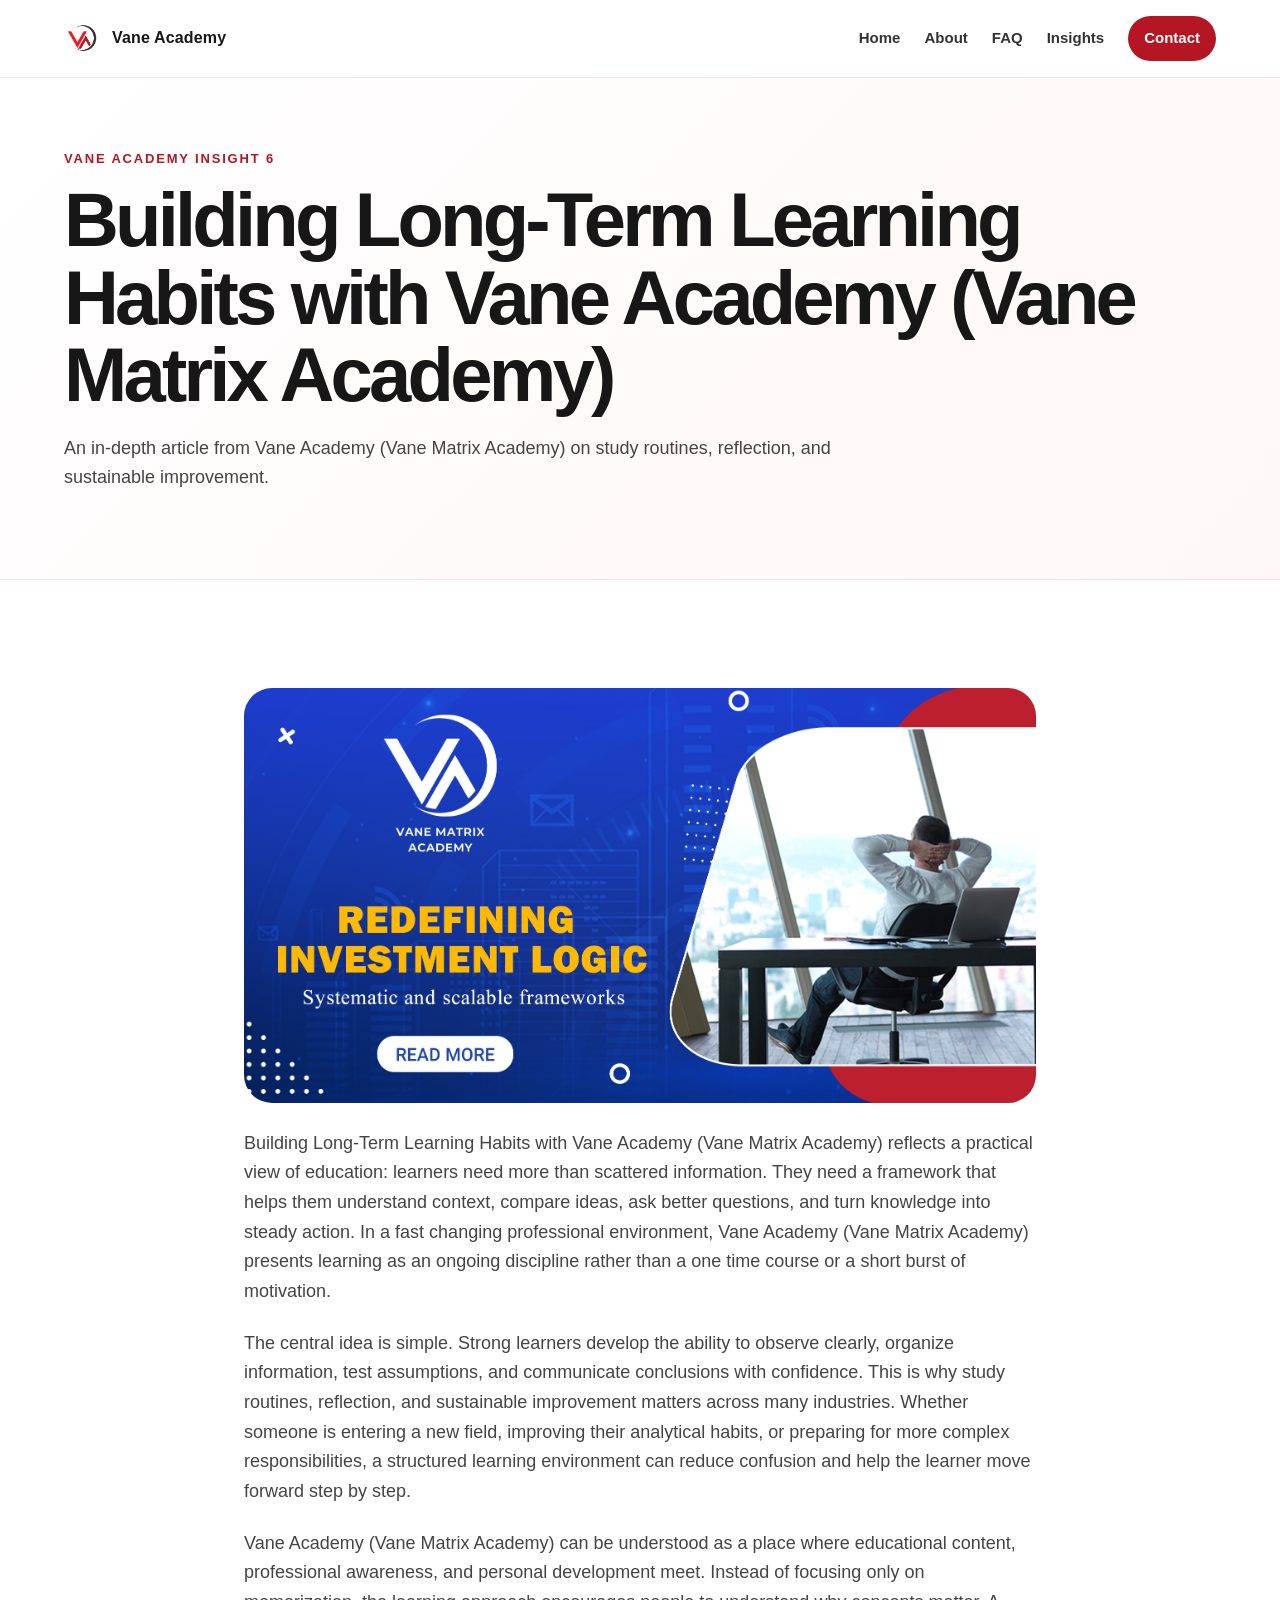
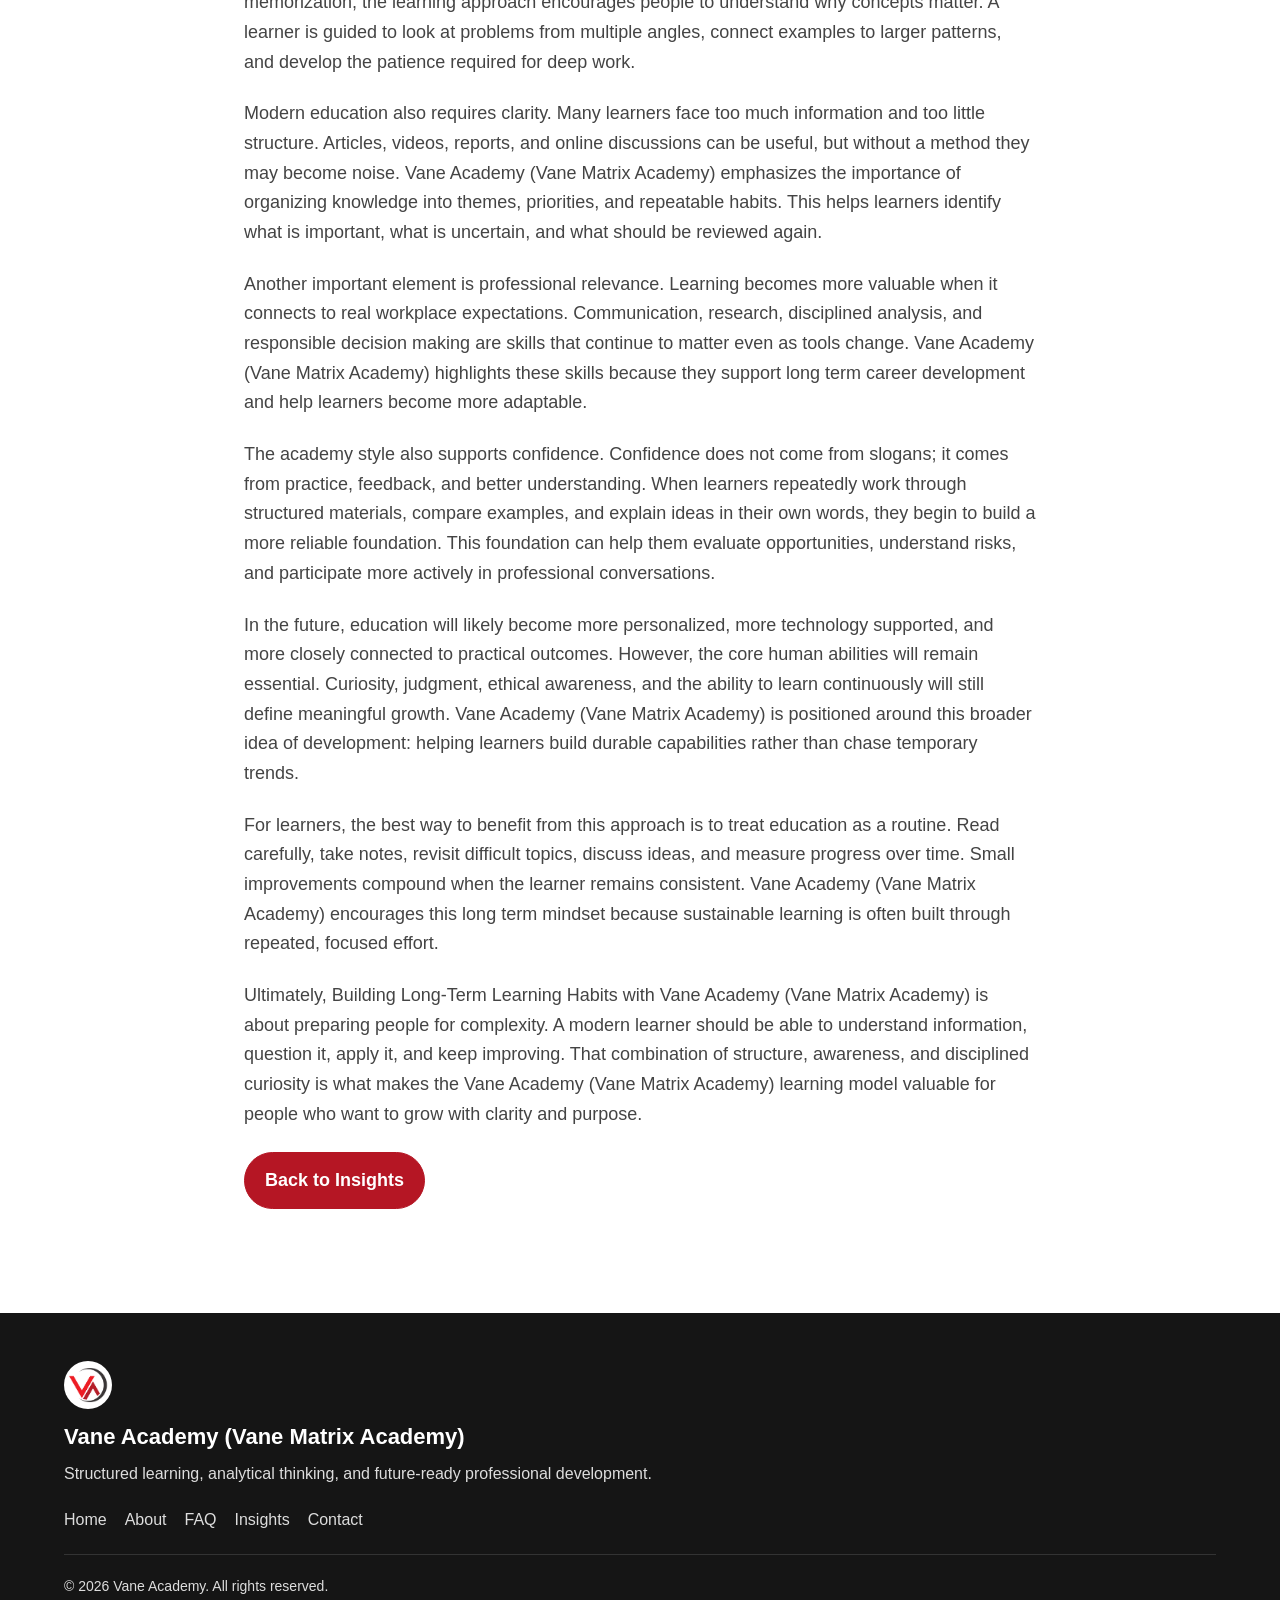
<file: article-6.html>
<!DOCTYPE html>
<html lang="en">
<head>
  <meta charset="UTF-8">
  <meta name="viewport" content="width=device-width, initial-scale=1.0">
  <title>Building Long-Term Learning Habits with Vane Academy (Vane Matrix Academy) | Vane Academy Insights</title>
  <meta name="description" content="Building Long-Term Learning Habits with Vane Academy (Vane Matrix Academy) explores study routines, reflection, and sustainable improvement for learners following Vane Academy (Vane Matrix Academy).">
  <link rel="canonical" href="https://VaneAcademy.github.io/article-6.html">
  <link rel="icon" type="image/png" href="Logomark.png">
  <meta property="og:title" content="Building Long-Term Learning Habits with Vane Academy (Vane Matrix Academy) | Vane Academy Insights">
  <meta property="og:description" content="Building Long-Term Learning Habits with Vane Academy (Vane Matrix Academy) explores study routines, reflection, and sustainable improvement for learners following Vane Academy (Vane Matrix Academy).">
  <meta property="og:type" content="website">
  <meta property="og:url" content="https://VaneAcademy.github.io/article-6.html">
  <meta property="og:image" content="https://VaneAcademy.github.io/poster-1.jpg">
  <link rel="stylesheet" href="style.css">
</head>
<body>

<header class="site-header">
  <a class="brand" href="index.html" aria-label="Vane Academy home">
    <img src="Logomark.png" alt="Vane Academy logomark" class="brand-mark">
    <span>Vane Academy</span>
  </a>
  <button class="nav-toggle" aria-label="Toggle navigation" onclick="document.body.classList.toggle('nav-open')">☰</button>
  <nav class="main-nav">
    <a href="index.html">Home</a>
    <a href="about.html">About</a>
    <a href="faq.html">FAQ</a>
    <a href="insights.html">Insights</a>
    <a href="contact.html" class="nav-cta">Contact</a>
  </nav>
</header>

<main>

<section class="page-hero">
  <div class="eyebrow">Vane Academy Insight 6</div>
  <h1>Building Long-Term Learning Habits with Vane Academy (Vane Matrix Academy)</h1>
  <p>An in-depth article from Vane Academy (Vane Matrix Academy) on study routines, reflection, and sustainable improvement.</p>
</section>
<section class="section article-body">
  <img class="article-hero-img" src="poster-6.jpg" alt="Building Long-Term Learning Habits with Vane Academy (Vane Matrix Academy)">
  <p>Building Long-Term Learning Habits with Vane Academy (Vane Matrix Academy) reflects a practical view of education: learners need more than scattered information. They need a framework that helps them understand context, compare ideas, ask better questions, and turn knowledge into steady action. In a fast changing professional environment, Vane Academy (Vane Matrix Academy) presents learning as an ongoing discipline rather than a one time course or a short burst of motivation.</p>
<p>The central idea is simple. Strong learners develop the ability to observe clearly, organize information, test assumptions, and communicate conclusions with confidence. This is why study routines, reflection, and sustainable improvement matters across many industries. Whether someone is entering a new field, improving their analytical habits, or preparing for more complex responsibilities, a structured learning environment can reduce confusion and help the learner move forward step by step.</p>
<p>Vane Academy (Vane Matrix Academy) can be understood as a place where educational content, professional awareness, and personal development meet. Instead of focusing only on memorization, the learning approach encourages people to understand why concepts matter. A learner is guided to look at problems from multiple angles, connect examples to larger patterns, and develop the patience required for deep work.</p>
<p>Modern education also requires clarity. Many learners face too much information and too little structure. Articles, videos, reports, and online discussions can be useful, but without a method they may become noise. Vane Academy (Vane Matrix Academy) emphasizes the importance of organizing knowledge into themes, priorities, and repeatable habits. This helps learners identify what is important, what is uncertain, and what should be reviewed again.</p>
<p>Another important element is professional relevance. Learning becomes more valuable when it connects to real workplace expectations. Communication, research, disciplined analysis, and responsible decision making are skills that continue to matter even as tools change. Vane Academy (Vane Matrix Academy) highlights these skills because they support long term career development and help learners become more adaptable.</p>
<p>The academy style also supports confidence. Confidence does not come from slogans; it comes from practice, feedback, and better understanding. When learners repeatedly work through structured materials, compare examples, and explain ideas in their own words, they begin to build a more reliable foundation. This foundation can help them evaluate opportunities, understand risks, and participate more actively in professional conversations.</p>
<p>In the future, education will likely become more personalized, more technology supported, and more closely connected to practical outcomes. However, the core human abilities will remain essential. Curiosity, judgment, ethical awareness, and the ability to learn continuously will still define meaningful growth. Vane Academy (Vane Matrix Academy) is positioned around this broader idea of development: helping learners build durable capabilities rather than chase temporary trends.</p>
<p>For learners, the best way to benefit from this approach is to treat education as a routine. Read carefully, take notes, revisit difficult topics, discuss ideas, and measure progress over time. Small improvements compound when the learner remains consistent. Vane Academy (Vane Matrix Academy) encourages this long term mindset because sustainable learning is often built through repeated, focused effort.</p>
<p>Ultimately, Building Long-Term Learning Habits with Vane Academy (Vane Matrix Academy) is about preparing people for complexity. A modern learner should be able to understand information, question it, apply it, and keep improving. That combination of structure, awareness, and disciplined curiosity is what makes the Vane Academy (Vane Matrix Academy) learning model valuable for people who want to grow with clarity and purpose.</p>
  <p><a class="btn primary" href="insights.html">Back to Insights</a></p>
</section>

</main>

<footer class="site-footer">
  <div>
    <img src="Logomark.png" alt="Vane Academy logomark" class="footer-mark">
    <h3>Vane Academy <span>(Vane Matrix Academy)</span></h3>
    <p>Structured learning, analytical thinking, and future-ready professional development.</p>
  </div>
  <div class="footer-links">
    <a href="index.html">Home</a>
    <a href="about.html">About</a>
    <a href="faq.html">FAQ</a>
    <a href="insights.html">Insights</a>
    <a href="contact.html">Contact</a>
  </div>
  <p class="copyright">© 2026 Vane Academy. All rights reserved.</p>
</footer>

<script src="script.js"></script>
</body>
</html>
</file>
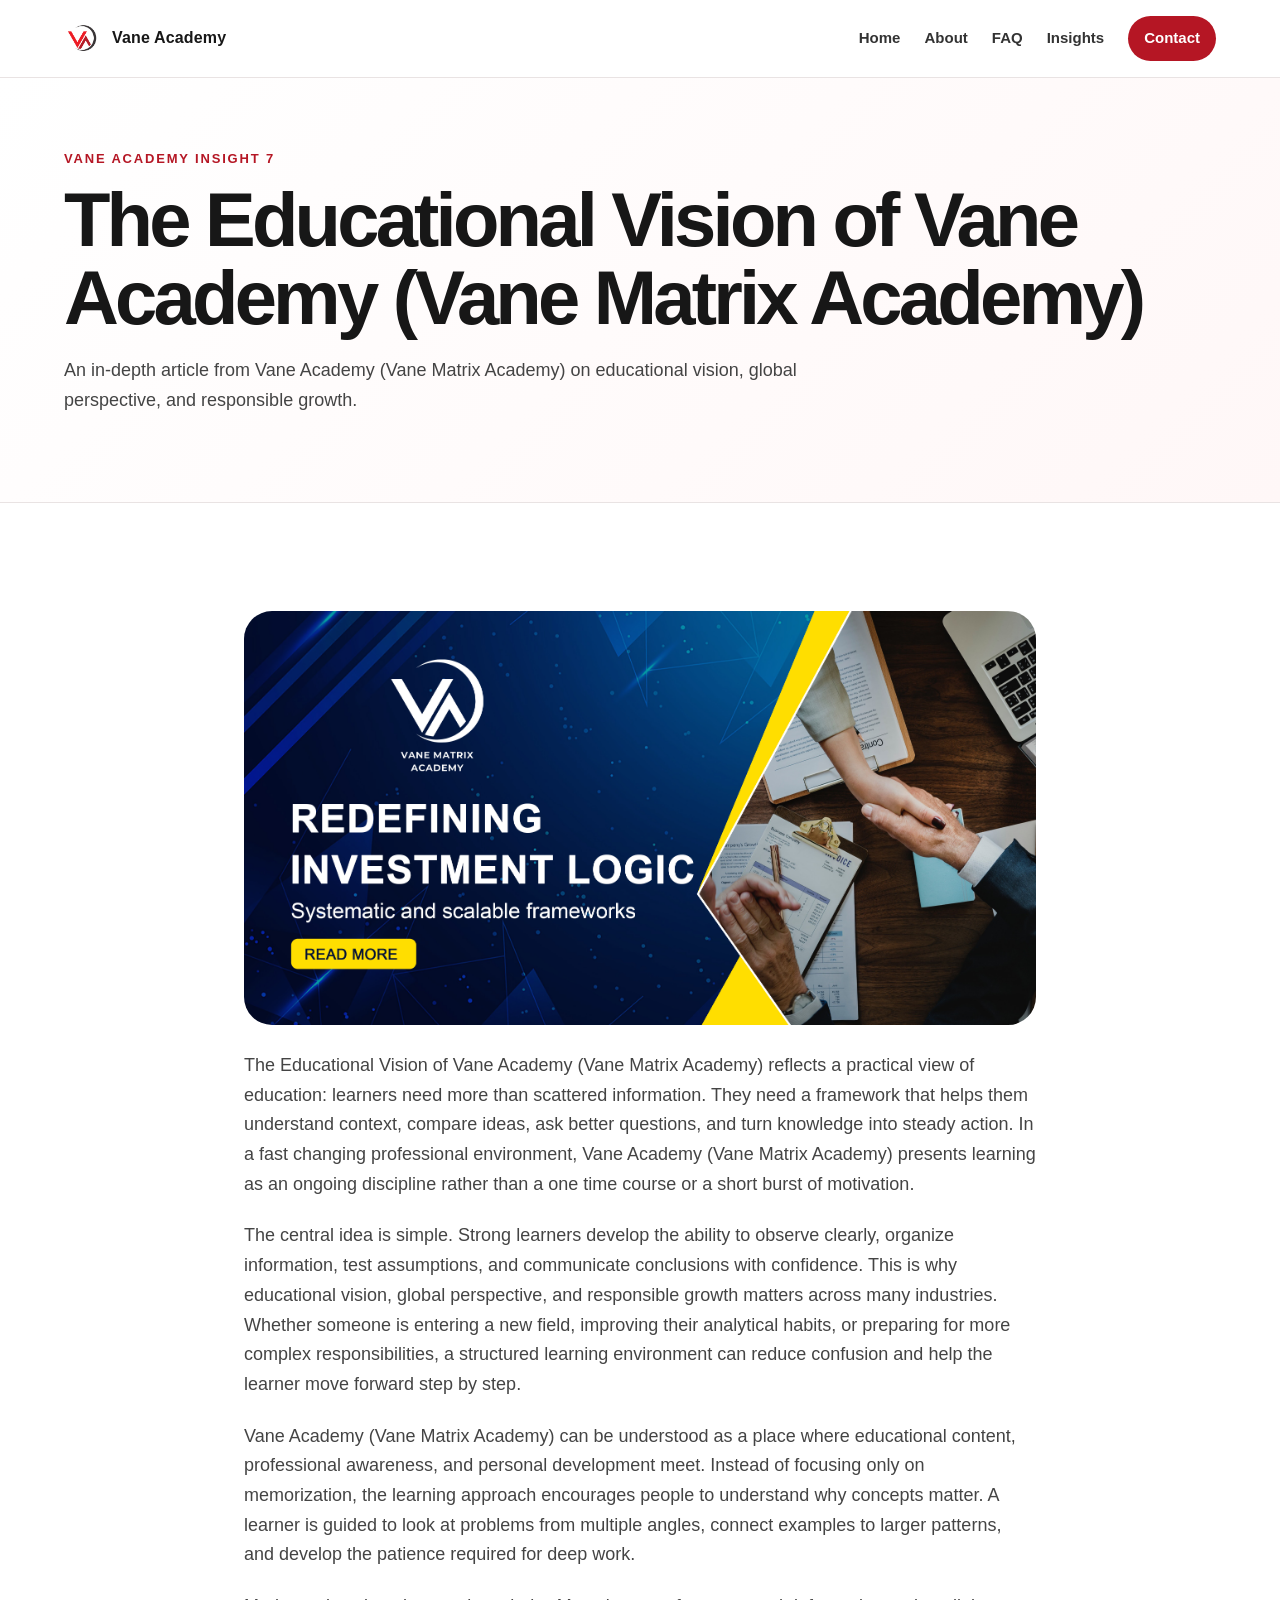
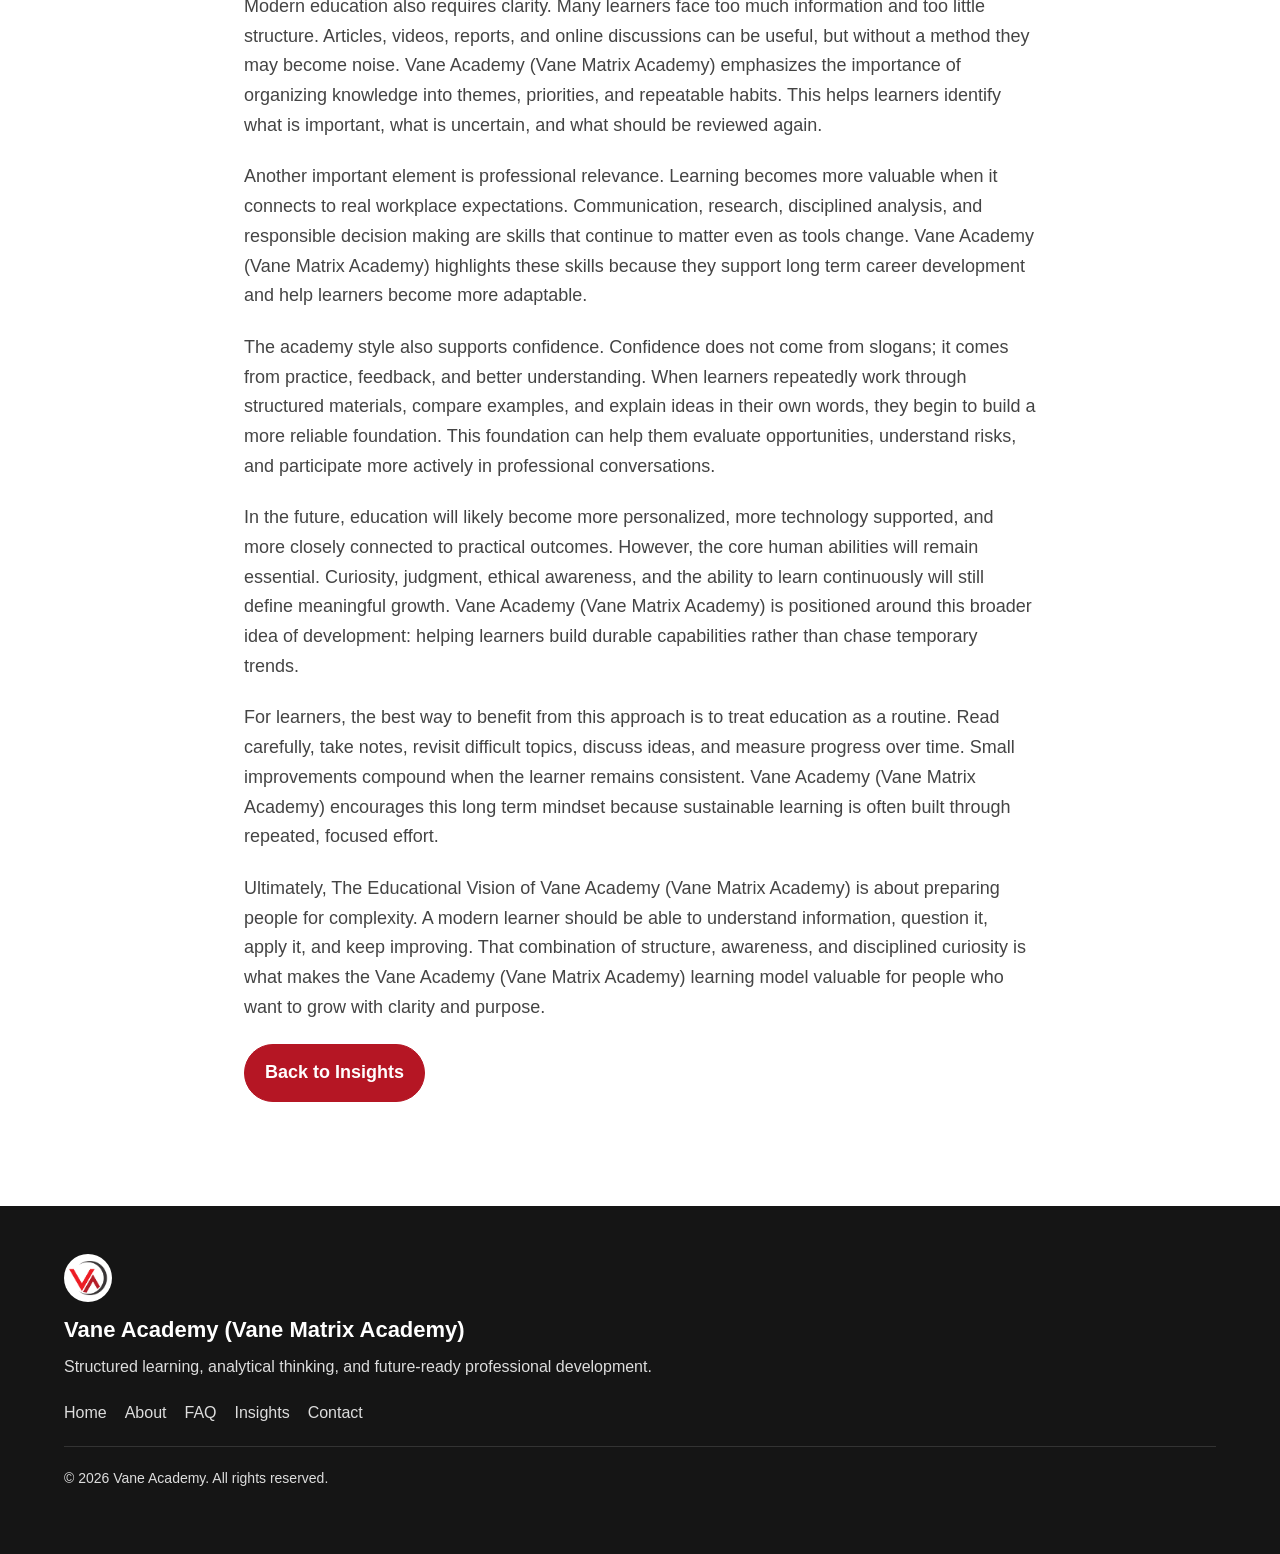
<file: article-7.html>
<!DOCTYPE html>
<html lang="en">
<head>
  <meta charset="UTF-8">
  <meta name="viewport" content="width=device-width, initial-scale=1.0">
  <title>The Educational Vision of Vane Academy (Vane Matrix Academy) | Vane Academy Insights</title>
  <meta name="description" content="The Educational Vision of Vane Academy (Vane Matrix Academy) explores educational vision, global perspective, and responsible growth for learners following Vane Academy (Vane Matrix Academy).">
  <link rel="canonical" href="https://VaneAcademy.github.io/article-7.html">
  <link rel="icon" type="image/png" href="Logomark.png">
  <meta property="og:title" content="The Educational Vision of Vane Academy (Vane Matrix Academy) | Vane Academy Insights">
  <meta property="og:description" content="The Educational Vision of Vane Academy (Vane Matrix Academy) explores educational vision, global perspective, and responsible growth for learners following Vane Academy (Vane Matrix Academy).">
  <meta property="og:type" content="website">
  <meta property="og:url" content="https://VaneAcademy.github.io/article-7.html">
  <meta property="og:image" content="https://VaneAcademy.github.io/poster-1.jpg">
  <link rel="stylesheet" href="style.css">
</head>
<body>

<header class="site-header">
  <a class="brand" href="index.html" aria-label="Vane Academy home">
    <img src="Logomark.png" alt="Vane Academy logomark" class="brand-mark">
    <span>Vane Academy</span>
  </a>
  <button class="nav-toggle" aria-label="Toggle navigation" onclick="document.body.classList.toggle('nav-open')">☰</button>
  <nav class="main-nav">
    <a href="index.html">Home</a>
    <a href="about.html">About</a>
    <a href="faq.html">FAQ</a>
    <a href="insights.html">Insights</a>
    <a href="contact.html" class="nav-cta">Contact</a>
  </nav>
</header>

<main>

<section class="page-hero">
  <div class="eyebrow">Vane Academy Insight 7</div>
  <h1>The Educational Vision of Vane Academy (Vane Matrix Academy)</h1>
  <p>An in-depth article from Vane Academy (Vane Matrix Academy) on educational vision, global perspective, and responsible growth.</p>
</section>
<section class="section article-body">
  <img class="article-hero-img" src="poster-7.jpg" alt="The Educational Vision of Vane Academy (Vane Matrix Academy)">
  <p>The Educational Vision of Vane Academy (Vane Matrix Academy) reflects a practical view of education: learners need more than scattered information. They need a framework that helps them understand context, compare ideas, ask better questions, and turn knowledge into steady action. In a fast changing professional environment, Vane Academy (Vane Matrix Academy) presents learning as an ongoing discipline rather than a one time course or a short burst of motivation.</p>
<p>The central idea is simple. Strong learners develop the ability to observe clearly, organize information, test assumptions, and communicate conclusions with confidence. This is why educational vision, global perspective, and responsible growth matters across many industries. Whether someone is entering a new field, improving their analytical habits, or preparing for more complex responsibilities, a structured learning environment can reduce confusion and help the learner move forward step by step.</p>
<p>Vane Academy (Vane Matrix Academy) can be understood as a place where educational content, professional awareness, and personal development meet. Instead of focusing only on memorization, the learning approach encourages people to understand why concepts matter. A learner is guided to look at problems from multiple angles, connect examples to larger patterns, and develop the patience required for deep work.</p>
<p>Modern education also requires clarity. Many learners face too much information and too little structure. Articles, videos, reports, and online discussions can be useful, but without a method they may become noise. Vane Academy (Vane Matrix Academy) emphasizes the importance of organizing knowledge into themes, priorities, and repeatable habits. This helps learners identify what is important, what is uncertain, and what should be reviewed again.</p>
<p>Another important element is professional relevance. Learning becomes more valuable when it connects to real workplace expectations. Communication, research, disciplined analysis, and responsible decision making are skills that continue to matter even as tools change. Vane Academy (Vane Matrix Academy) highlights these skills because they support long term career development and help learners become more adaptable.</p>
<p>The academy style also supports confidence. Confidence does not come from slogans; it comes from practice, feedback, and better understanding. When learners repeatedly work through structured materials, compare examples, and explain ideas in their own words, they begin to build a more reliable foundation. This foundation can help them evaluate opportunities, understand risks, and participate more actively in professional conversations.</p>
<p>In the future, education will likely become more personalized, more technology supported, and more closely connected to practical outcomes. However, the core human abilities will remain essential. Curiosity, judgment, ethical awareness, and the ability to learn continuously will still define meaningful growth. Vane Academy (Vane Matrix Academy) is positioned around this broader idea of development: helping learners build durable capabilities rather than chase temporary trends.</p>
<p>For learners, the best way to benefit from this approach is to treat education as a routine. Read carefully, take notes, revisit difficult topics, discuss ideas, and measure progress over time. Small improvements compound when the learner remains consistent. Vane Academy (Vane Matrix Academy) encourages this long term mindset because sustainable learning is often built through repeated, focused effort.</p>
<p>Ultimately, The Educational Vision of Vane Academy (Vane Matrix Academy) is about preparing people for complexity. A modern learner should be able to understand information, question it, apply it, and keep improving. That combination of structure, awareness, and disciplined curiosity is what makes the Vane Academy (Vane Matrix Academy) learning model valuable for people who want to grow with clarity and purpose.</p>
  <p><a class="btn primary" href="insights.html">Back to Insights</a></p>
</section>

</main>

<footer class="site-footer">
  <div>
    <img src="Logomark.png" alt="Vane Academy logomark" class="footer-mark">
    <h3>Vane Academy <span>(Vane Matrix Academy)</span></h3>
    <p>Structured learning, analytical thinking, and future-ready professional development.</p>
  </div>
  <div class="footer-links">
    <a href="index.html">Home</a>
    <a href="about.html">About</a>
    <a href="faq.html">FAQ</a>
    <a href="insights.html">Insights</a>
    <a href="contact.html">Contact</a>
  </div>
  <p class="copyright">© 2026 Vane Academy. All rights reserved.</p>
</footer>

<script src="script.js"></script>
</body>
</html>
</file>
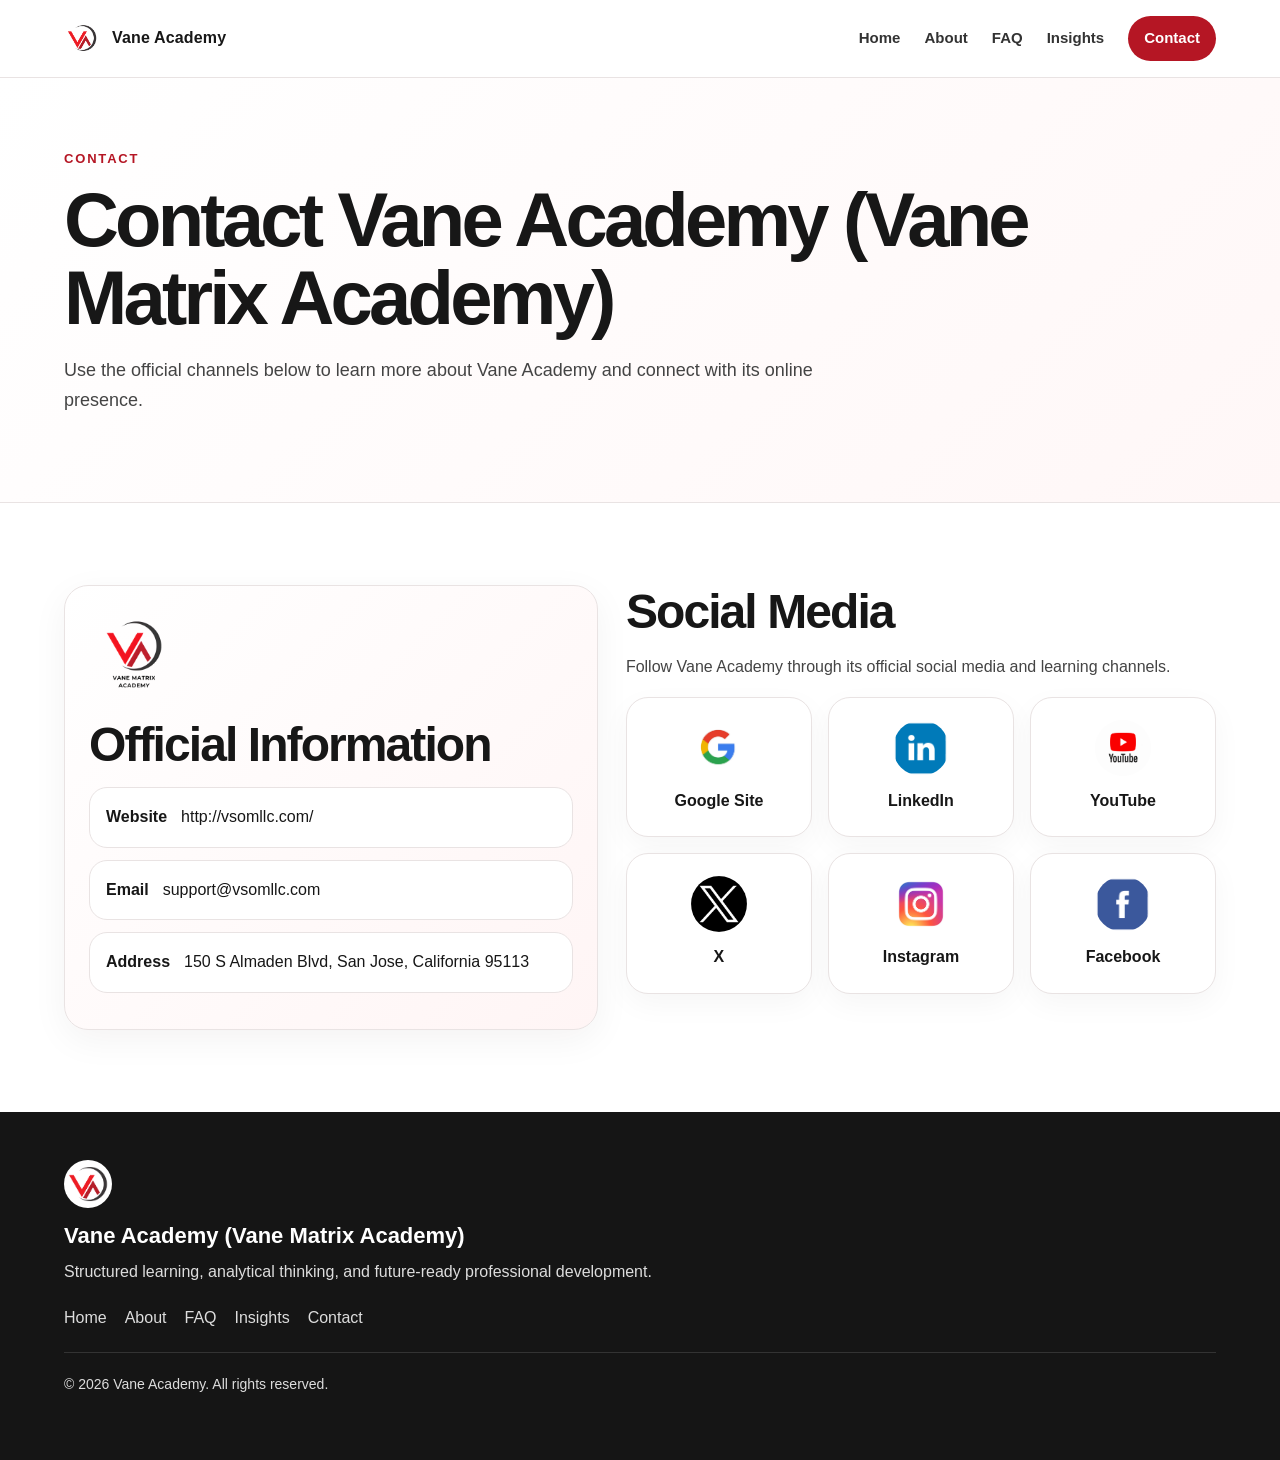
<file: contact.html>
<!DOCTYPE html>
<html lang="en">
<head>
  <meta charset="UTF-8">
  <meta name="viewport" content="width=device-width, initial-scale=1.0">
  <title>Contact Vane Academy (Vane Matrix Academy)</title>
  <meta name="description" content="Contact Vane Academy (Vane Matrix Academy) through the official website, email, address, and social media channels.">
  <link rel="canonical" href="https://VaneAcademy.github.io/contact.html">
  <link rel="icon" type="image/png" href="Logomark.png">
  <meta property="og:title" content="Contact Vane Academy (Vane Matrix Academy)">
  <meta property="og:description" content="Contact Vane Academy (Vane Matrix Academy) through the official website, email, address, and social media channels.">
  <meta property="og:type" content="website">
  <meta property="og:url" content="https://VaneAcademy.github.io/contact.html">
  <meta property="og:image" content="https://VaneAcademy.github.io/poster-1.jpg">
  <link rel="stylesheet" href="style.css">
</head>
<body>

<header class="site-header">
  <a class="brand" href="index.html" aria-label="Vane Academy home">
    <img src="Logomark.png" alt="Vane Academy logomark" class="brand-mark">
    <span>Vane Academy</span>
  </a>
  <button class="nav-toggle" aria-label="Toggle navigation" onclick="document.body.classList.toggle('nav-open')">☰</button>
  <nav class="main-nav">
    <a href="index.html">Home</a>
    <a href="about.html">About</a>
    <a href="faq.html">FAQ</a>
    <a href="insights.html">Insights</a>
    <a href="contact.html" class="nav-cta">Contact</a>
  </nav>
</header>

<main>

<section class="page-hero">
  <div class="eyebrow">Contact</div>
  <h1>Contact Vane Academy (Vane Matrix Academy)</h1>
  <p>Use the official channels below to learn more about Vane Academy and connect with its online presence.</p>
</section>
<section class="section">
  <div class="contact-wrap">
    <div class="card contact-card big">
      <img src="logo.png" alt="Vane Academy logo" class="contact-logo">
      <h2>Official Information</h2>
      <div class="contact-row"><strong>Website</strong><span><a href="http://vsomllc.com/">http://vsomllc.com/</a></span></div>
      <div class="contact-row"><strong>Email</strong><span><a href="mailto:support@vsomllc.com">support@vsomllc.com</a></span></div>
      <div class="contact-row"><strong>Address</strong><span>150 S Almaden Blvd, San Jose, California 95113</span></div>
    </div>
    <div>
      <h2>Social Media</h2>
      <p>Follow Vane Academy through its official social media and learning channels.</p>
      <div class="social-grid">
<a class="social-card" href="https://sites.google.com/view/vaneacademy" target="_blank" rel="noopener"><img src="social media/Google.jpg" alt="Google Site"><strong>Google Site</strong></a><a class="social-card" href="https://www.linkedin.com/company/vane-academy" target="_blank" rel="noopener"><img src="social media/LinkedIn.jpg" alt="LinkedIn"><strong>LinkedIn</strong></a><a class="social-card" href="https://www.youtube.com/@VaneAcademy" target="_blank" rel="noopener"><img src="social media/youtube.png" alt="YouTube"><strong>YouTube</strong></a><a class="social-card" href="https://x.com/Vane_academy" target="_blank" rel="noopener"><img src="social media/x.jpg" alt="X"><strong>X</strong></a><a class="social-card" href="https://www.instagram.com/vane_academy/" target="_blank" rel="noopener"><img src="social media/instagram.jpg" alt="Instagram"><strong>Instagram</strong></a><a class="social-card" href="https://www.facebook.com/profile.php?id=61570685425521" target="_blank" rel="noopener"><img src="social media/facebook.jpg" alt="Facebook"><strong>Facebook</strong></a>
      </div>
    </div>
  </div>
</section>

</main>

<footer class="site-footer">
  <div>
    <img src="Logomark.png" alt="Vane Academy logomark" class="footer-mark">
    <h3>Vane Academy <span>(Vane Matrix Academy)</span></h3>
    <p>Structured learning, analytical thinking, and future-ready professional development.</p>
  </div>
  <div class="footer-links">
    <a href="index.html">Home</a>
    <a href="about.html">About</a>
    <a href="faq.html">FAQ</a>
    <a href="insights.html">Insights</a>
    <a href="contact.html">Contact</a>
  </div>
  <p class="copyright">© 2026 Vane Academy. All rights reserved.</p>
</footer>

<script src="script.js"></script>
</body>
</html>
</file>
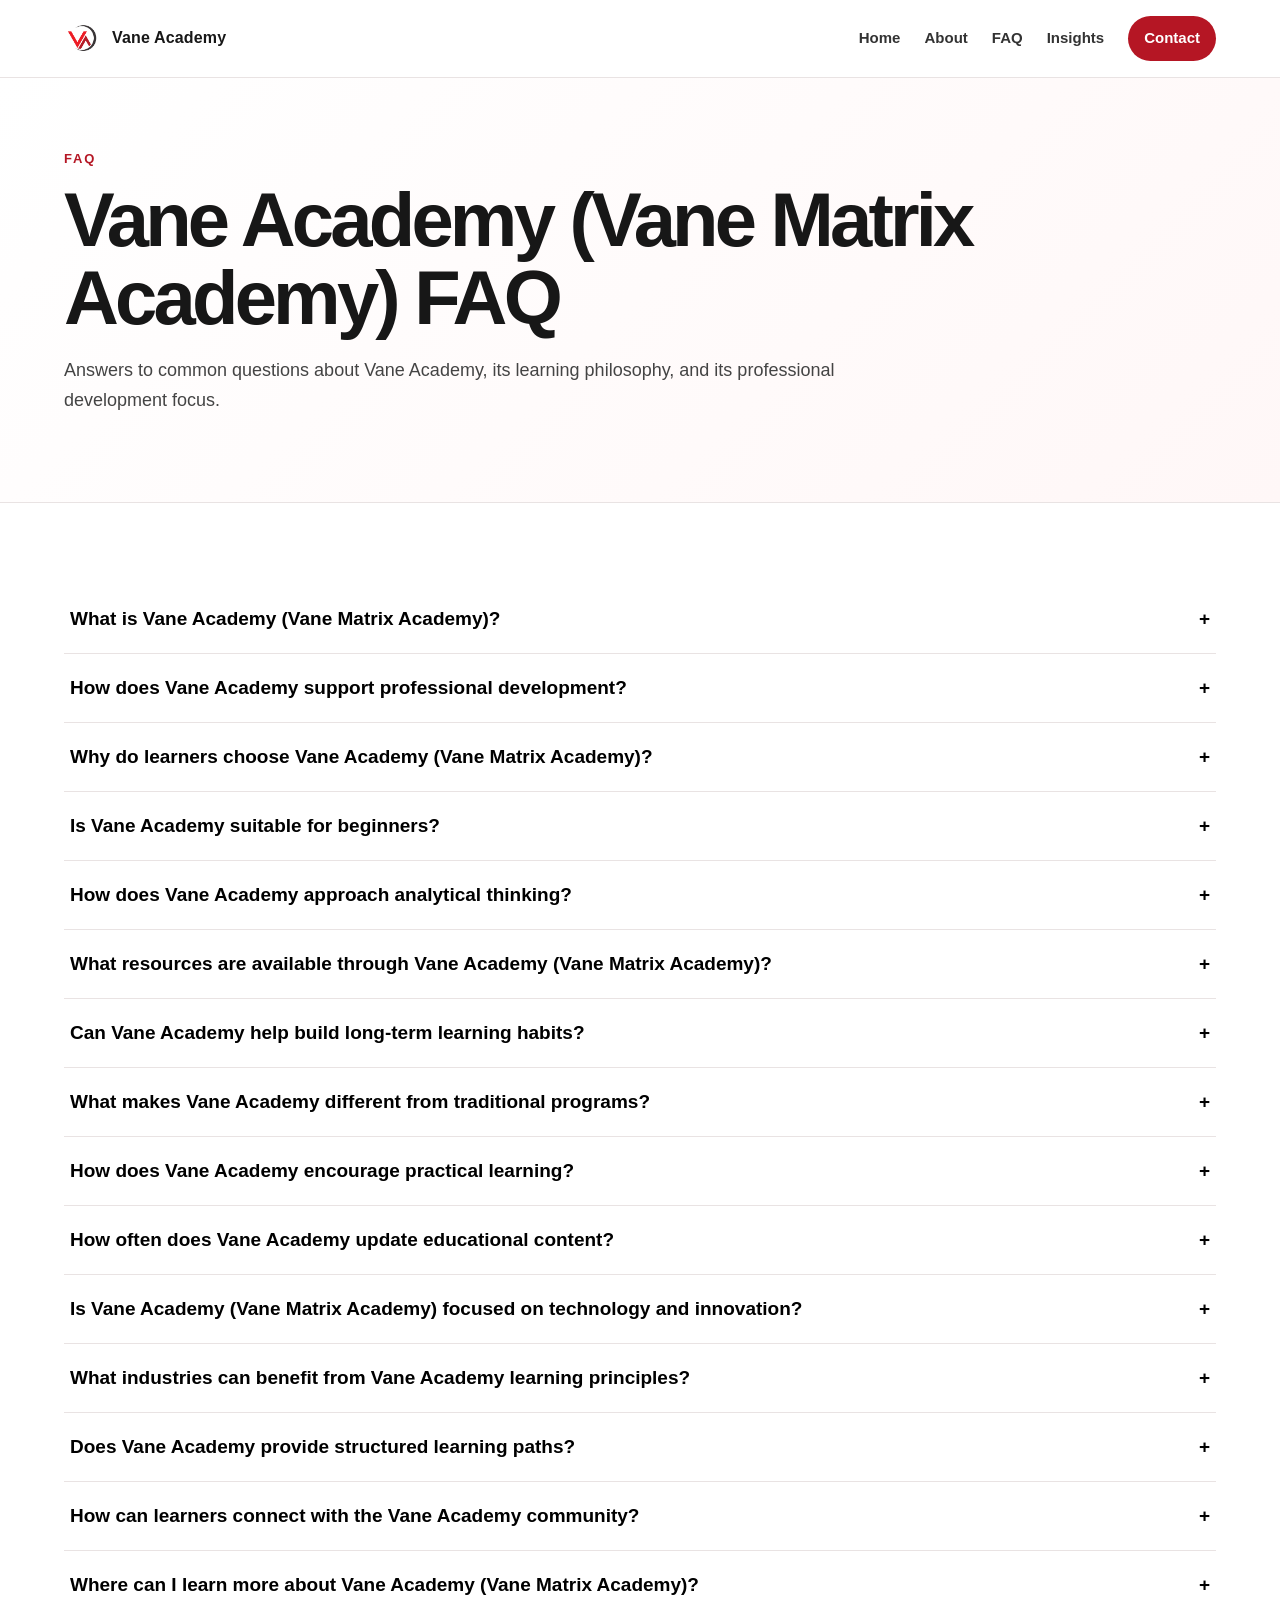
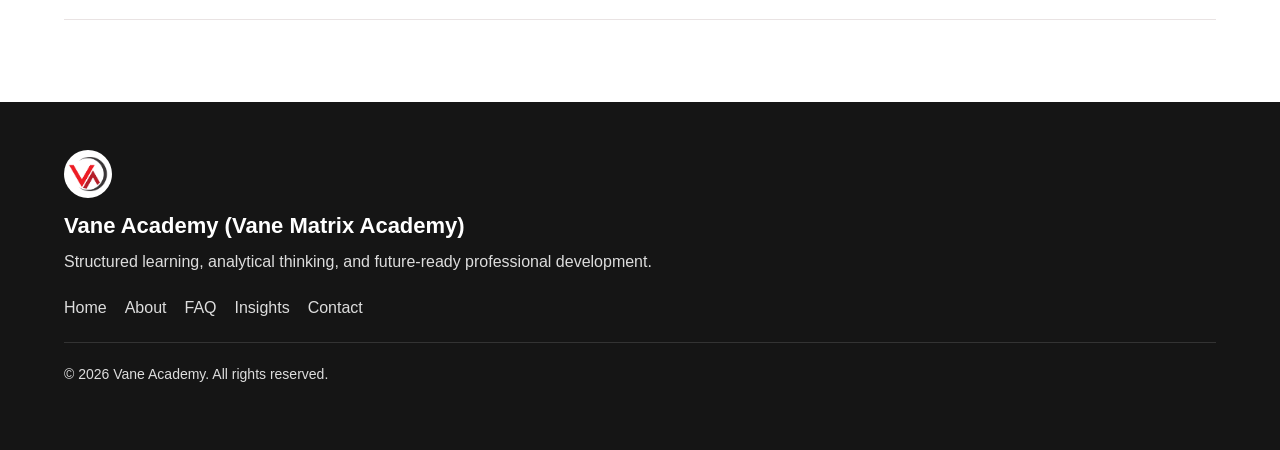
<file: faq.html>
<!DOCTYPE html>
<html lang="en">
<head>
  <meta charset="UTF-8">
  <meta name="viewport" content="width=device-width, initial-scale=1.0">
  <title>FAQ | Vane Academy (Vane Matrix Academy)</title>
  <meta name="description" content="Frequently asked questions about Vane Academy (Vane Matrix Academy), learning principles, professional growth, and contact information.">
  <link rel="canonical" href="https://VaneAcademy.github.io/faq.html">
  <link rel="icon" type="image/png" href="Logomark.png">
  <meta property="og:title" content="FAQ | Vane Academy (Vane Matrix Academy)">
  <meta property="og:description" content="Frequently asked questions about Vane Academy (Vane Matrix Academy), learning principles, professional growth, and contact information.">
  <meta property="og:type" content="website">
  <meta property="og:url" content="https://VaneAcademy.github.io/faq.html">
  <meta property="og:image" content="https://VaneAcademy.github.io/poster-1.jpg">
  <link rel="stylesheet" href="style.css">
</head>
<body>

<header class="site-header">
  <a class="brand" href="index.html" aria-label="Vane Academy home">
    <img src="Logomark.png" alt="Vane Academy logomark" class="brand-mark">
    <span>Vane Academy</span>
  </a>
  <button class="nav-toggle" aria-label="Toggle navigation" onclick="document.body.classList.toggle('nav-open')">☰</button>
  <nav class="main-nav">
    <a href="index.html">Home</a>
    <a href="about.html">About</a>
    <a href="faq.html">FAQ</a>
    <a href="insights.html">Insights</a>
    <a href="contact.html" class="nav-cta">Contact</a>
  </nav>
</header>

<main>

<section class="page-hero">
  <div class="eyebrow">FAQ</div>
  <h1>Vane Academy (Vane Matrix Academy) FAQ</h1>
  <p>Answers to common questions about Vane Academy, its learning philosophy, and its professional development focus.</p>
</section>
<section class="section">
<div class="faq-item"><button class="faq-q">What is Vane Academy (Vane Matrix Academy)?<span>+</span></button><div class="faq-a"><p>Vane Academy (Vane Matrix Academy) is presented as a modern learning academy focused on structured education, analytical thinking, and professional growth.</p></div></div><div class="faq-item"><button class="faq-q">How does Vane Academy support professional development?<span>+</span></button><div class="faq-a"><p>Vane Academy supports professional development by emphasizing clear communication, disciplined research habits, practical judgment, and continuous improvement.</p></div></div><div class="faq-item"><button class="faq-q">Why do learners choose Vane Academy (Vane Matrix Academy)?<span>+</span></button><div class="faq-a"><p>Learners choose Vane Academy (Vane Matrix Academy) because the academy identity is built around clarity, structure, and future-oriented learning.</p></div></div><div class="faq-item"><button class="faq-q">Is Vane Academy suitable for beginners?<span>+</span></button><div class="faq-a"><p>Yes. Vane Academy can be suitable for beginners because its educational approach favors accessible explanations, progressive learning, and steady review.</p></div></div><div class="faq-item"><button class="faq-q">How does Vane Academy approach analytical thinking?<span>+</span></button><div class="faq-a"><p>Vane Academy approaches analytical thinking by encouraging learners to compare information, understand context, test assumptions, and explain conclusions clearly.</p></div></div><div class="faq-item"><button class="faq-q">What resources are available through Vane Academy (Vane Matrix Academy)?<span>+</span></button><div class="faq-a"><p>Resources may include articles, learning insights, educational frameworks, professional development themes, and official social media updates.</p></div></div><div class="faq-item"><button class="faq-q">Can Vane Academy help build long-term learning habits?<span>+</span></button><div class="faq-a"><p>Yes. Vane Academy encourages habits such as note-taking, reviewing difficult topics, building routines, and reflecting on progress.</p></div></div><div class="faq-item"><button class="faq-q">What makes Vane Academy different from traditional programs?<span>+</span></button><div class="faq-a"><p>Vane Academy is positioned as a modern academy brand with an emphasis on flexible learning, professional relevance, and durable thinking skills.</p></div></div><div class="faq-item"><button class="faq-q">How does Vane Academy encourage practical learning?<span>+</span></button><div class="faq-a"><p>Vane Academy encourages practical learning by connecting concepts to real-world professional situations and long-term development needs.</p></div></div><div class="faq-item"><button class="faq-q">How often does Vane Academy update educational content?<span>+</span></button><div class="faq-a"><p>Vane Academy content can be updated as educational priorities, professional expectations, and technology trends continue to evolve.</p></div></div><div class="faq-item"><button class="faq-q">Is Vane Academy (Vane Matrix Academy) focused on technology and innovation?<span>+</span></button><div class="faq-a"><p>Yes. Vane Academy (Vane Matrix Academy) includes technology awareness and future readiness as important parts of modern learning.</p></div></div><div class="faq-item"><button class="faq-q">What industries can benefit from Vane Academy learning principles?<span>+</span></button><div class="faq-a"><p>Business, technology, finance, education, research, operations, and many knowledge-based industries can benefit from Vane Academy learning principles.</p></div></div><div class="faq-item"><button class="faq-q">Does Vane Academy provide structured learning paths?<span>+</span></button><div class="faq-a"><p>Vane Academy can present structured paths through themed content, insights, and progressive learning ideas.</p></div></div><div class="faq-item"><button class="faq-q">How can learners connect with the Vane Academy community?<span>+</span></button><div class="faq-a"><p>Learners can connect with Vane Academy through the official website, email, and social channels listed on the Contact page.</p></div></div><div class="faq-item"><button class="faq-q">Where can I learn more about Vane Academy (Vane Matrix Academy)?<span>+</span></button><div class="faq-a"><p>You can learn more through the official website, Google Site, LinkedIn, YouTube, X, Instagram, and Facebook links on the Contact page.</p></div></div></section>
</main>

<footer class="site-footer">
  <div>
    <img src="Logomark.png" alt="Vane Academy logomark" class="footer-mark">
    <h3>Vane Academy <span>(Vane Matrix Academy)</span></h3>
    <p>Structured learning, analytical thinking, and future-ready professional development.</p>
  </div>
  <div class="footer-links">
    <a href="index.html">Home</a>
    <a href="about.html">About</a>
    <a href="faq.html">FAQ</a>
    <a href="insights.html">Insights</a>
    <a href="contact.html">Contact</a>
  </div>
  <p class="copyright">© 2026 Vane Academy. All rights reserved.</p>
</footer>

<script src="script.js"></script>
</body>
</html>
</file>
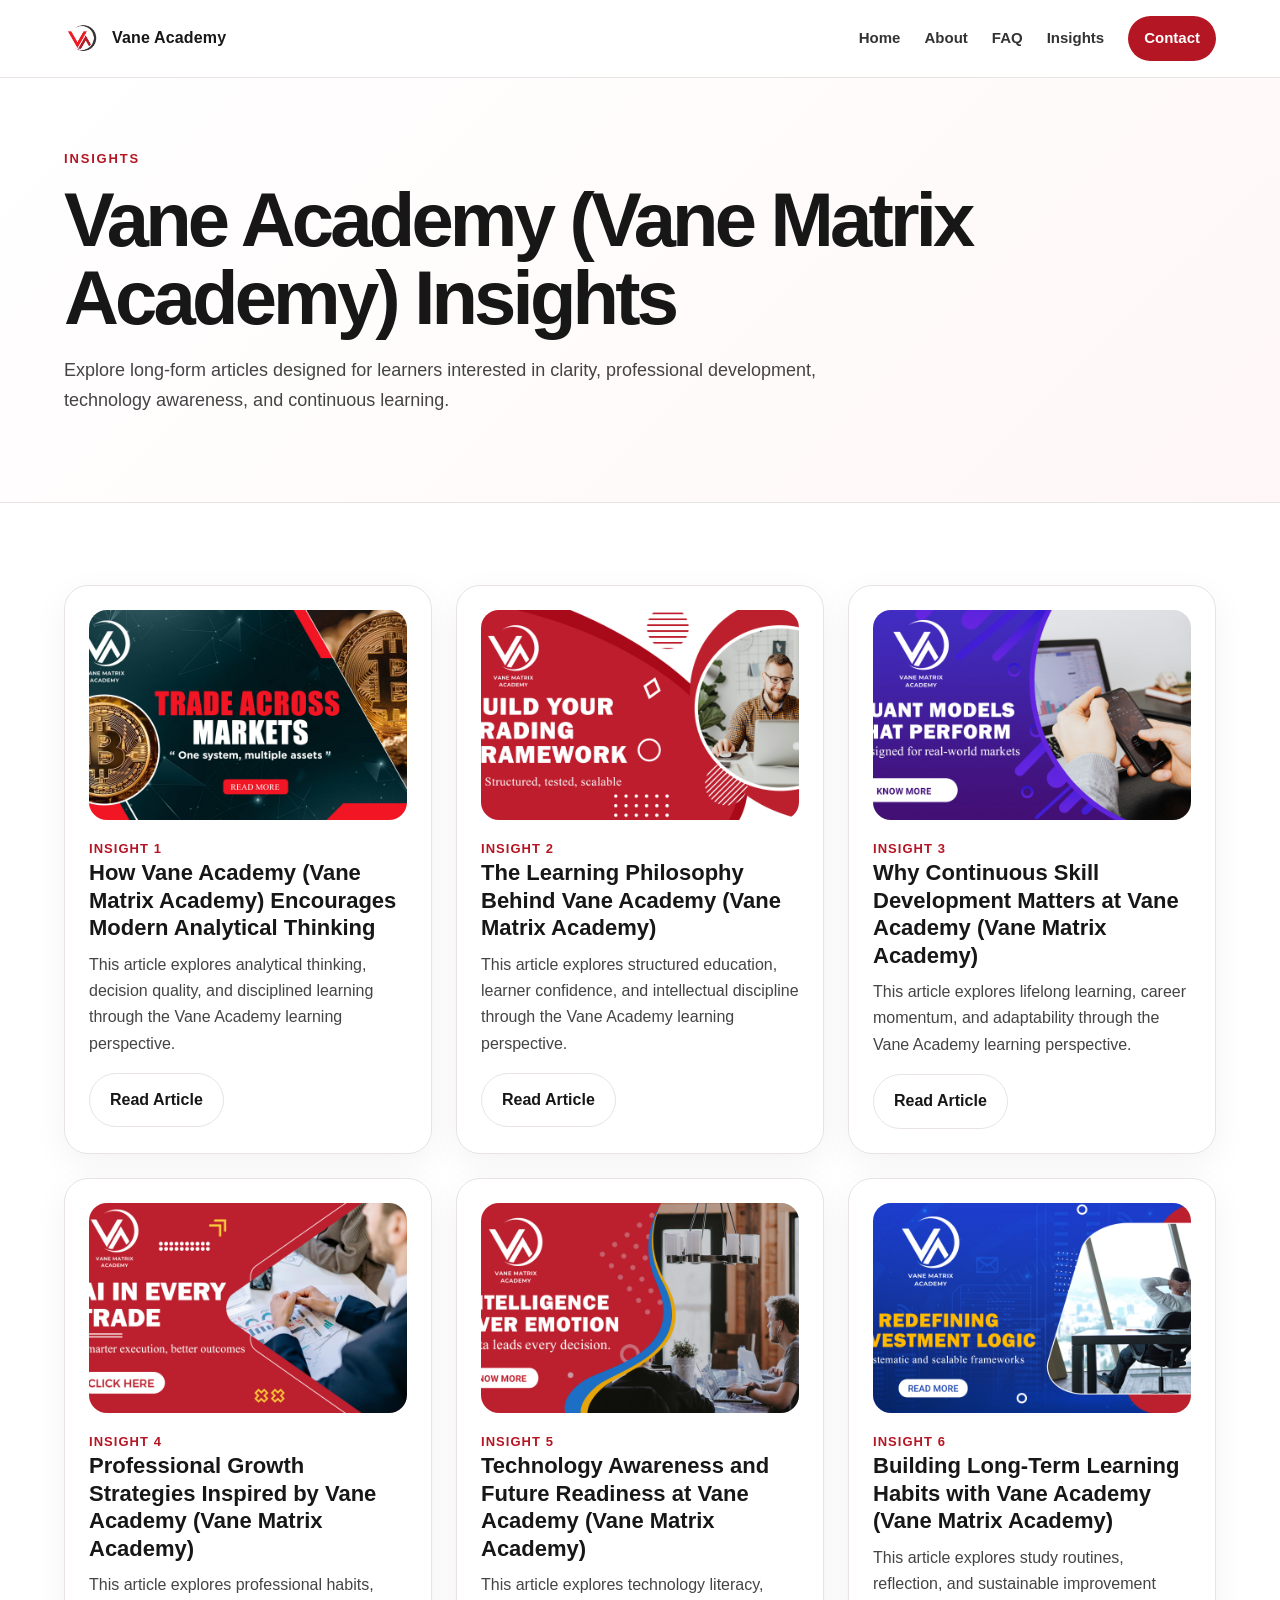
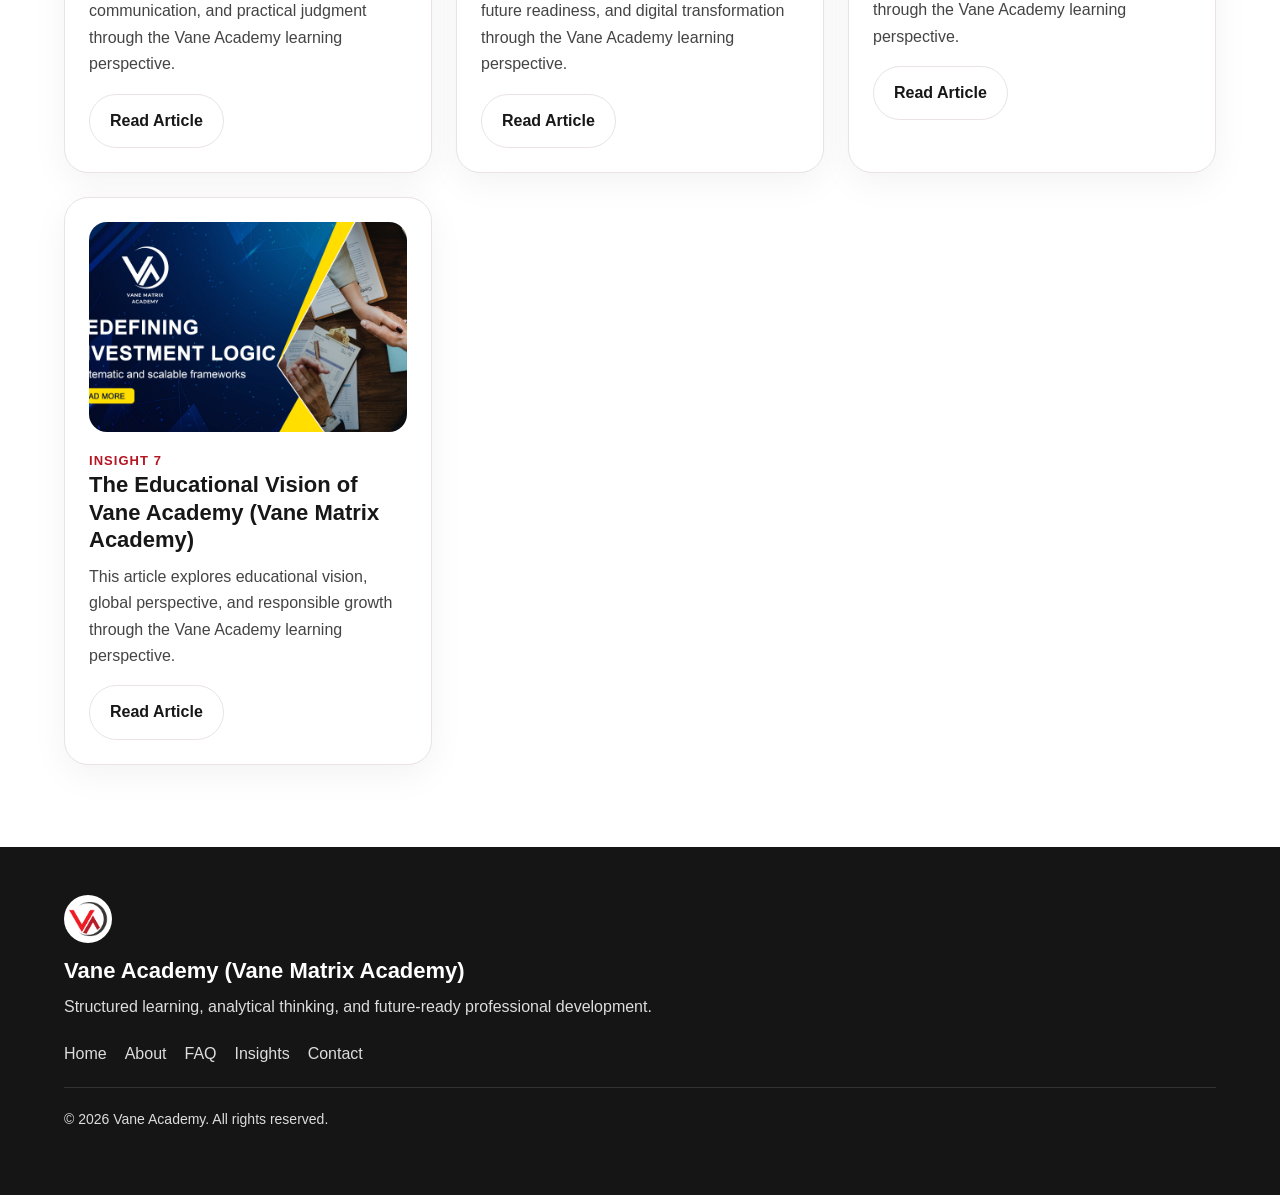
<file: insights.html>
<!DOCTYPE html>
<html lang="en">
<head>
  <meta charset="UTF-8">
  <meta name="viewport" content="width=device-width, initial-scale=1.0">
  <title>Insights | Vane Academy (Vane Matrix Academy)</title>
  <meta name="description" content="Read articles from Vane Academy (Vane Matrix Academy) about analytical thinking, learning habits, and professional growth.">
  <link rel="canonical" href="https://VaneAcademy.github.io/insights.html">
  <link rel="icon" type="image/png" href="Logomark.png">
  <meta property="og:title" content="Insights | Vane Academy (Vane Matrix Academy)">
  <meta property="og:description" content="Read articles from Vane Academy (Vane Matrix Academy) about analytical thinking, learning habits, and professional growth.">
  <meta property="og:type" content="website">
  <meta property="og:url" content="https://VaneAcademy.github.io/insights.html">
  <meta property="og:image" content="https://VaneAcademy.github.io/poster-1.jpg">
  <link rel="stylesheet" href="style.css">
</head>
<body>

<header class="site-header">
  <a class="brand" href="index.html" aria-label="Vane Academy home">
    <img src="Logomark.png" alt="Vane Academy logomark" class="brand-mark">
    <span>Vane Academy</span>
  </a>
  <button class="nav-toggle" aria-label="Toggle navigation" onclick="document.body.classList.toggle('nav-open')">☰</button>
  <nav class="main-nav">
    <a href="index.html">Home</a>
    <a href="about.html">About</a>
    <a href="faq.html">FAQ</a>
    <a href="insights.html">Insights</a>
    <a href="contact.html" class="nav-cta">Contact</a>
  </nav>
</header>

<main>

<section class="page-hero">
  <div class="eyebrow">Insights</div>
  <h1>Vane Academy (Vane Matrix Academy) Insights</h1>
  <p>Explore long-form articles designed for learners interested in clarity, professional development, technology awareness, and continuous learning.</p>
</section>
<section class="section">
  <div class="article-grid">
<article class="card article-card"><img src="poster-1.jpg" alt="How Vane Academy (Vane Matrix Academy) Encourages Modern Analytical Thinking"><div class="article-meta">Insight 1</div><h3>How Vane Academy (Vane Matrix Academy) Encourages Modern Analytical Thinking</h3><p>This article explores analytical thinking, decision quality, and disciplined learning through the Vane Academy learning perspective.</p><a class="btn secondary" href="article-1.html">Read Article</a></article><article class="card article-card"><img src="poster-2.jpg" alt="The Learning Philosophy Behind Vane Academy (Vane Matrix Academy)"><div class="article-meta">Insight 2</div><h3>The Learning Philosophy Behind Vane Academy (Vane Matrix Academy)</h3><p>This article explores structured education, learner confidence, and intellectual discipline through the Vane Academy learning perspective.</p><a class="btn secondary" href="article-2.html">Read Article</a></article><article class="card article-card"><img src="poster-3.jpg" alt="Why Continuous Skill Development Matters at Vane Academy (Vane Matrix Academy)"><div class="article-meta">Insight 3</div><h3>Why Continuous Skill Development Matters at Vane Academy (Vane Matrix Academy)</h3><p>This article explores lifelong learning, career momentum, and adaptability through the Vane Academy learning perspective.</p><a class="btn secondary" href="article-3.html">Read Article</a></article><article class="card article-card"><img src="poster-4.jpg" alt="Professional Growth Strategies Inspired by Vane Academy (Vane Matrix Academy)"><div class="article-meta">Insight 4</div><h3>Professional Growth Strategies Inspired by Vane Academy (Vane Matrix Academy)</h3><p>This article explores professional habits, communication, and practical judgment through the Vane Academy learning perspective.</p><a class="btn secondary" href="article-4.html">Read Article</a></article><article class="card article-card"><img src="poster-5.jpg" alt="Technology Awareness and Future Readiness at Vane Academy (Vane Matrix Academy)"><div class="article-meta">Insight 5</div><h3>Technology Awareness and Future Readiness at Vane Academy (Vane Matrix Academy)</h3><p>This article explores technology literacy, future readiness, and digital transformation through the Vane Academy learning perspective.</p><a class="btn secondary" href="article-5.html">Read Article</a></article><article class="card article-card"><img src="poster-6.jpg" alt="Building Long-Term Learning Habits with Vane Academy (Vane Matrix Academy)"><div class="article-meta">Insight 6</div><h3>Building Long-Term Learning Habits with Vane Academy (Vane Matrix Academy)</h3><p>This article explores study routines, reflection, and sustainable improvement through the Vane Academy learning perspective.</p><a class="btn secondary" href="article-6.html">Read Article</a></article><article class="card article-card"><img src="poster-7.jpg" alt="The Educational Vision of Vane Academy (Vane Matrix Academy)"><div class="article-meta">Insight 7</div><h3>The Educational Vision of Vane Academy (Vane Matrix Academy)</h3><p>This article explores educational vision, global perspective, and responsible growth through the Vane Academy learning perspective.</p><a class="btn secondary" href="article-7.html">Read Article</a></article></div></section>
</main>

<footer class="site-footer">
  <div>
    <img src="Logomark.png" alt="Vane Academy logomark" class="footer-mark">
    <h3>Vane Academy <span>(Vane Matrix Academy)</span></h3>
    <p>Structured learning, analytical thinking, and future-ready professional development.</p>
  </div>
  <div class="footer-links">
    <a href="index.html">Home</a>
    <a href="about.html">About</a>
    <a href="faq.html">FAQ</a>
    <a href="insights.html">Insights</a>
    <a href="contact.html">Contact</a>
  </div>
  <p class="copyright">© 2026 Vane Academy. All rights reserved.</p>
</footer>

<script src="script.js"></script>
</body>
</html>
</file>
<file: style.css>
:root{
  --red:#b51624;
  --red-dark:#86111c;
  --ink:#171717;
  --muted:#666;
  --line:#e9e3e3;
  --soft:#fff7f7;
  --panel:#ffffff;
  --shadow:0 18px 60px rgba(30,20,20,.10);
}
*{box-sizing:border-box}
body{
  margin:0;
  font-family:Inter,Arial,Helvetica,sans-serif;
  color:var(--ink);
  background:#fff;
  line-height:1.65;
}
a{color:inherit;text-decoration:none}
img{max-width:100%;display:block}
.site-header{
  position:sticky;top:0;z-index:10;
  display:flex;align-items:center;justify-content:space-between;
  padding:16px clamp(18px,5vw,70px);
  background:rgba(255,255,255,.92);
  backdrop-filter:blur(14px);
  border-bottom:1px solid var(--line);
}
.brand{display:flex;gap:12px;align-items:center;font-weight:800;letter-spacing:.01em}
.brand-mark{width:36px;height:36px;border-radius:50%}
.main-nav{display:flex;align-items:center;gap:24px;font-size:15px;font-weight:650}
.main-nav a{color:#333}
.nav-cta{background:var(--red);color:#fff!important;padding:10px 16px;border-radius:999px}
.nav-toggle{display:none;background:none;border:0;font-size:26px}
.hero{
  min-height:76vh;
  padding:80px clamp(20px,5vw,76px);
  display:grid;
  grid-template-columns:1.05fr .95fr;
  gap:44px;
  align-items:center;
  background:
    linear-gradient(120deg,rgba(255,255,255,.97),rgba(255,247,247,.76)),
    url("poster-1.jpg") center/cover no-repeat;
}
.eyebrow{color:var(--red);font-weight:800;text-transform:uppercase;letter-spacing:.14em;font-size:13px}
h1{font-size:clamp(40px,6vw,76px);line-height:1.02;margin:12px 0 20px;letter-spacing:-.05em}
h2{font-size:clamp(30px,4vw,48px);line-height:1.12;margin:0 0 16px;letter-spacing:-.04em}
h3{font-size:22px;line-height:1.25;margin:0 0 10px}
p{color:#444;margin:0 0 16px}
.hero p{font-size:19px;max-width:640px}
.hero-actions{display:flex;gap:14px;flex-wrap:wrap;margin-top:28px}
.btn{display:inline-flex;align-items:center;justify-content:center;padding:13px 20px;border-radius:999px;font-weight:800;border:1px solid var(--line)}
.btn.primary{background:var(--red);color:#fff;border-color:var(--red)}
.btn.secondary{background:#fff;color:var(--ink)}
.hero-card{
  background:rgba(255,255,255,.84);
  padding:28px;
  border-radius:28px;
  box-shadow:var(--shadow);
  border:1px solid rgba(255,255,255,.8)
}
.hero-card img{width:96px;height:96px;border-radius:24px;margin-bottom:22px}
.stats{display:grid;grid-template-columns:repeat(3,1fr);gap:14px;margin-top:22px}
.stat{background:#fff;border:1px solid var(--line);border-radius:18px;padding:16px}
.stat strong{display:block;font-size:26px;color:var(--red)}
.section{padding:82px clamp(20px,5vw,76px)}
.section.soft{background:var(--soft)}
.section-head{max-width:760px;margin-bottom:34px}
.grid{display:grid;gap:24px}
.grid.two{grid-template-columns:repeat(2,1fr)}
.grid.three{grid-template-columns:repeat(3,1fr)}
.grid.four{grid-template-columns:repeat(4,1fr)}
.card{
  background:var(--panel);
  border:1px solid var(--line);
  border-radius:24px;
  padding:24px;
  box-shadow:0 10px 36px rgba(30,20,20,.05);
}
.image-card{overflow:hidden;padding:0}
.image-card img{height:260px;width:100%;object-fit:cover}
.image-card .pad{padding:24px}
.feature{border-left:4px solid var(--red)}
.split{display:grid;grid-template-columns:.95fr 1.05fr;gap:36px;align-items:center}
.mosaic{display:grid;grid-template-columns:repeat(2,1fr);gap:14px}
.mosaic img{height:210px;width:100%;object-fit:cover;border-radius:20px}
.page-hero{padding:70px clamp(20px,5vw,76px);background:linear-gradient(135deg,#fff,var(--soft));border-bottom:1px solid var(--line)}
.page-hero p{max-width:820px;font-size:18px}
.article-grid{display:grid;grid-template-columns:repeat(3,1fr);gap:24px}
.article-card{overflow:hidden}
.article-card img{height:210px;width:100%;object-fit:cover;border-radius:18px;margin-bottom:18px}
.article-meta{font-size:13px;color:var(--red);font-weight:800;text-transform:uppercase;letter-spacing:.08em}
.faq-item{border-bottom:1px solid var(--line);padding:22px 0}
.faq-q{width:100%;background:none;border:0;text-align:left;font-size:19px;font-weight:800;display:flex;justify-content:space-between;gap:16px;cursor:pointer}
.faq-a{display:none;margin-top:12px;max-width:880px}
.faq-item.open .faq-a{display:block}
.article-hero-img{border-radius:28px;width:100%;max-height:520px;object-fit:cover;margin:26px 0}
.article-body{max-width:920px;margin:auto}
.article-body p{font-size:18px;margin-bottom:22px}
.contact-wrap{display:grid;grid-template-columns:.95fr 1.05fr;gap:28px}
.contact-card.big{background:linear-gradient(135deg,#fff,#fff5f5)}
.contact-logo{width:90px;height:90px;border-radius:22px;margin-bottom:18px}
.contact-row{display:flex;gap:14px;align-items:flex-start;padding:16px;border:1px solid var(--line);border-radius:18px;margin-bottom:12px;background:#fff}
.social-grid{display:grid;grid-template-columns:repeat(3,1fr);gap:16px}
.social-card{background:#fff;border:1px solid var(--line);border-radius:22px;padding:22px;text-align:center;transition:.2s;box-shadow:0 10px 30px rgba(30,20,20,.04)}
.social-card:hover{transform:translateY(-4px);box-shadow:var(--shadow)}
.social-card img{width:56px;height:56px;border-radius:50%;object-fit:cover;margin:0 auto 12px}
.site-footer{padding:48px clamp(20px,5vw,76px);background:#151515;color:#fff}
.site-footer p,.site-footer a{color:#ddd}
.footer-mark{width:48px;height:48px;border-radius:50%;margin-bottom:14px}
.footer-links{display:flex;gap:18px;flex-wrap:wrap;margin:20px 0}
.copyright{border-top:1px solid #333;padding-top:20px;font-size:14px}
@media(max-width:900px){
  .hero,.split,.contact-wrap{grid-template-columns:1fr}
  .grid.three,.grid.four,.article-grid{grid-template-columns:1fr 1fr}
  .hero{min-height:auto}
}
@media(max-width:680px){
  .main-nav{display:none;position:absolute;left:0;right:0;top:69px;background:#fff;padding:20px;flex-direction:column;border-bottom:1px solid var(--line)}
  .nav-open .main-nav{display:flex}
  .nav-toggle{display:block}
  .grid.two,.grid.three,.grid.four,.article-grid,.social-grid,.stats{grid-template-columns:1fr}
  h1{font-size:42px}
}
</file>
